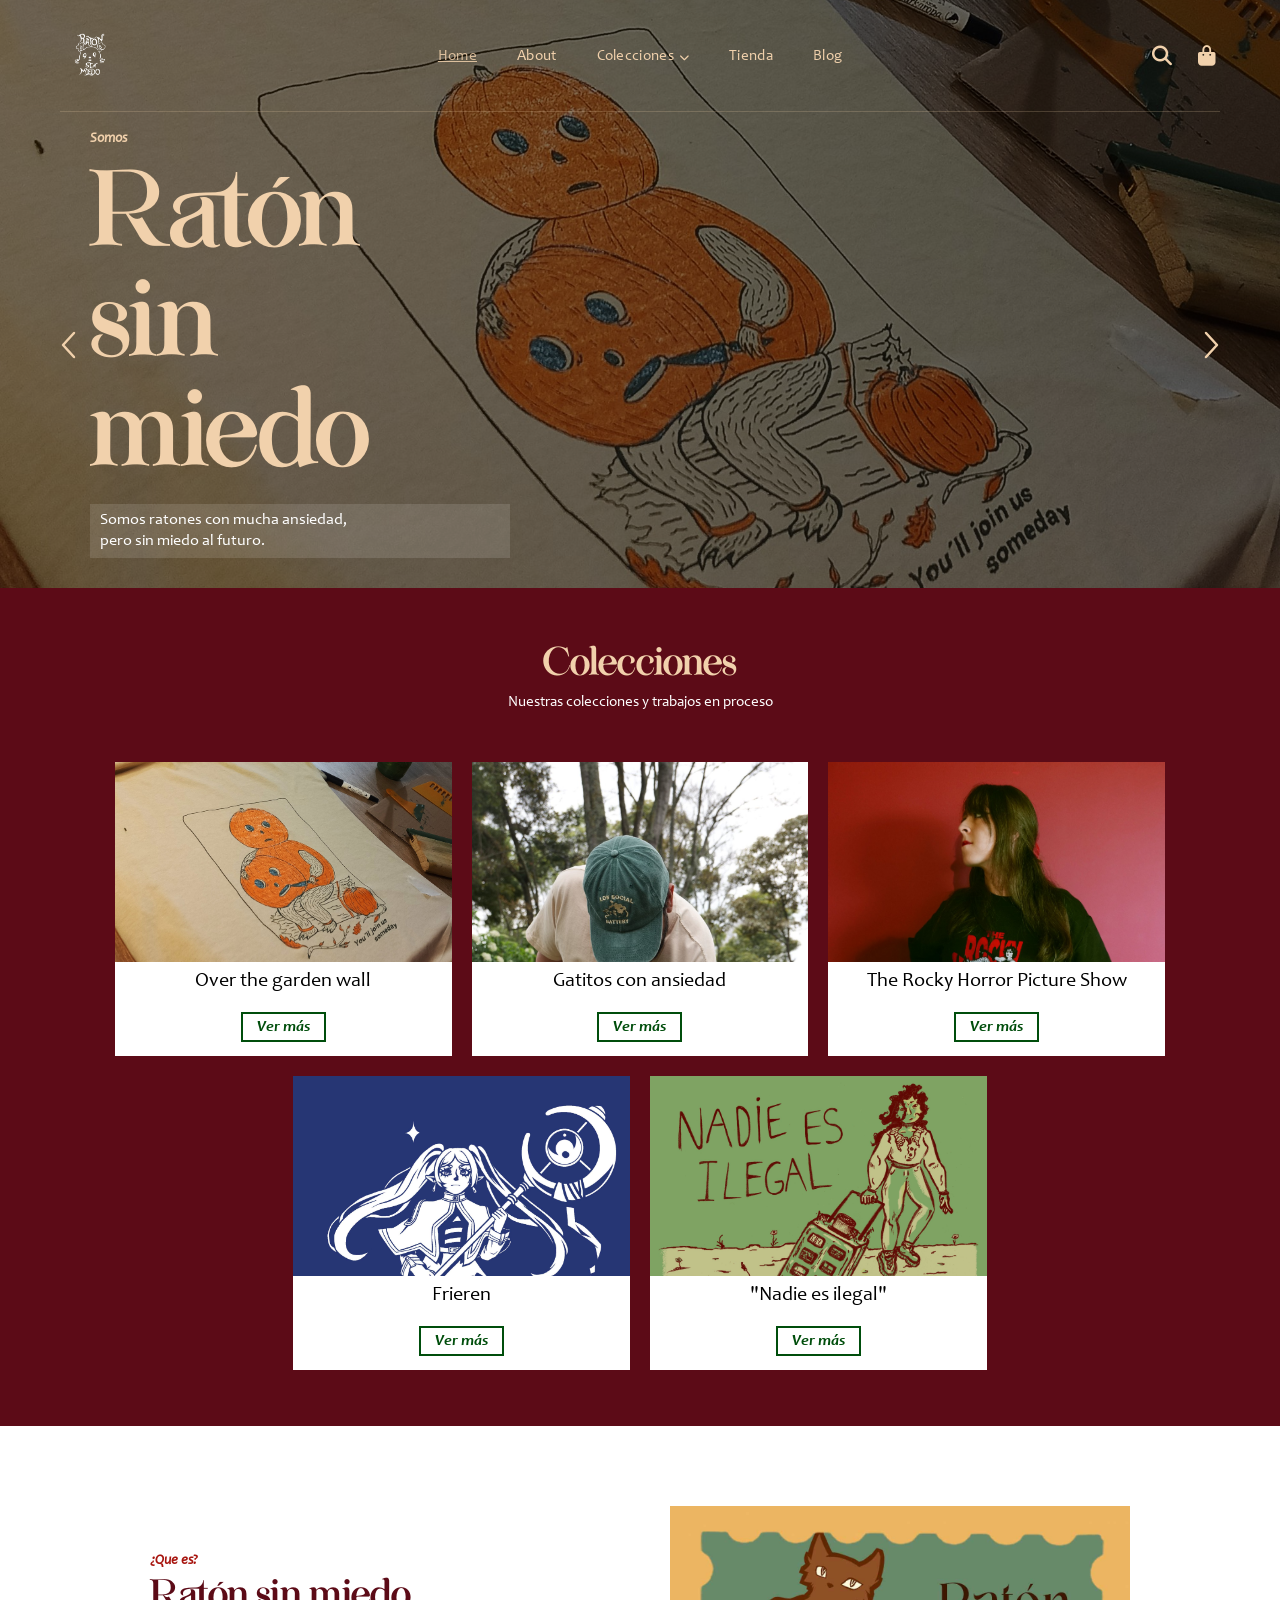
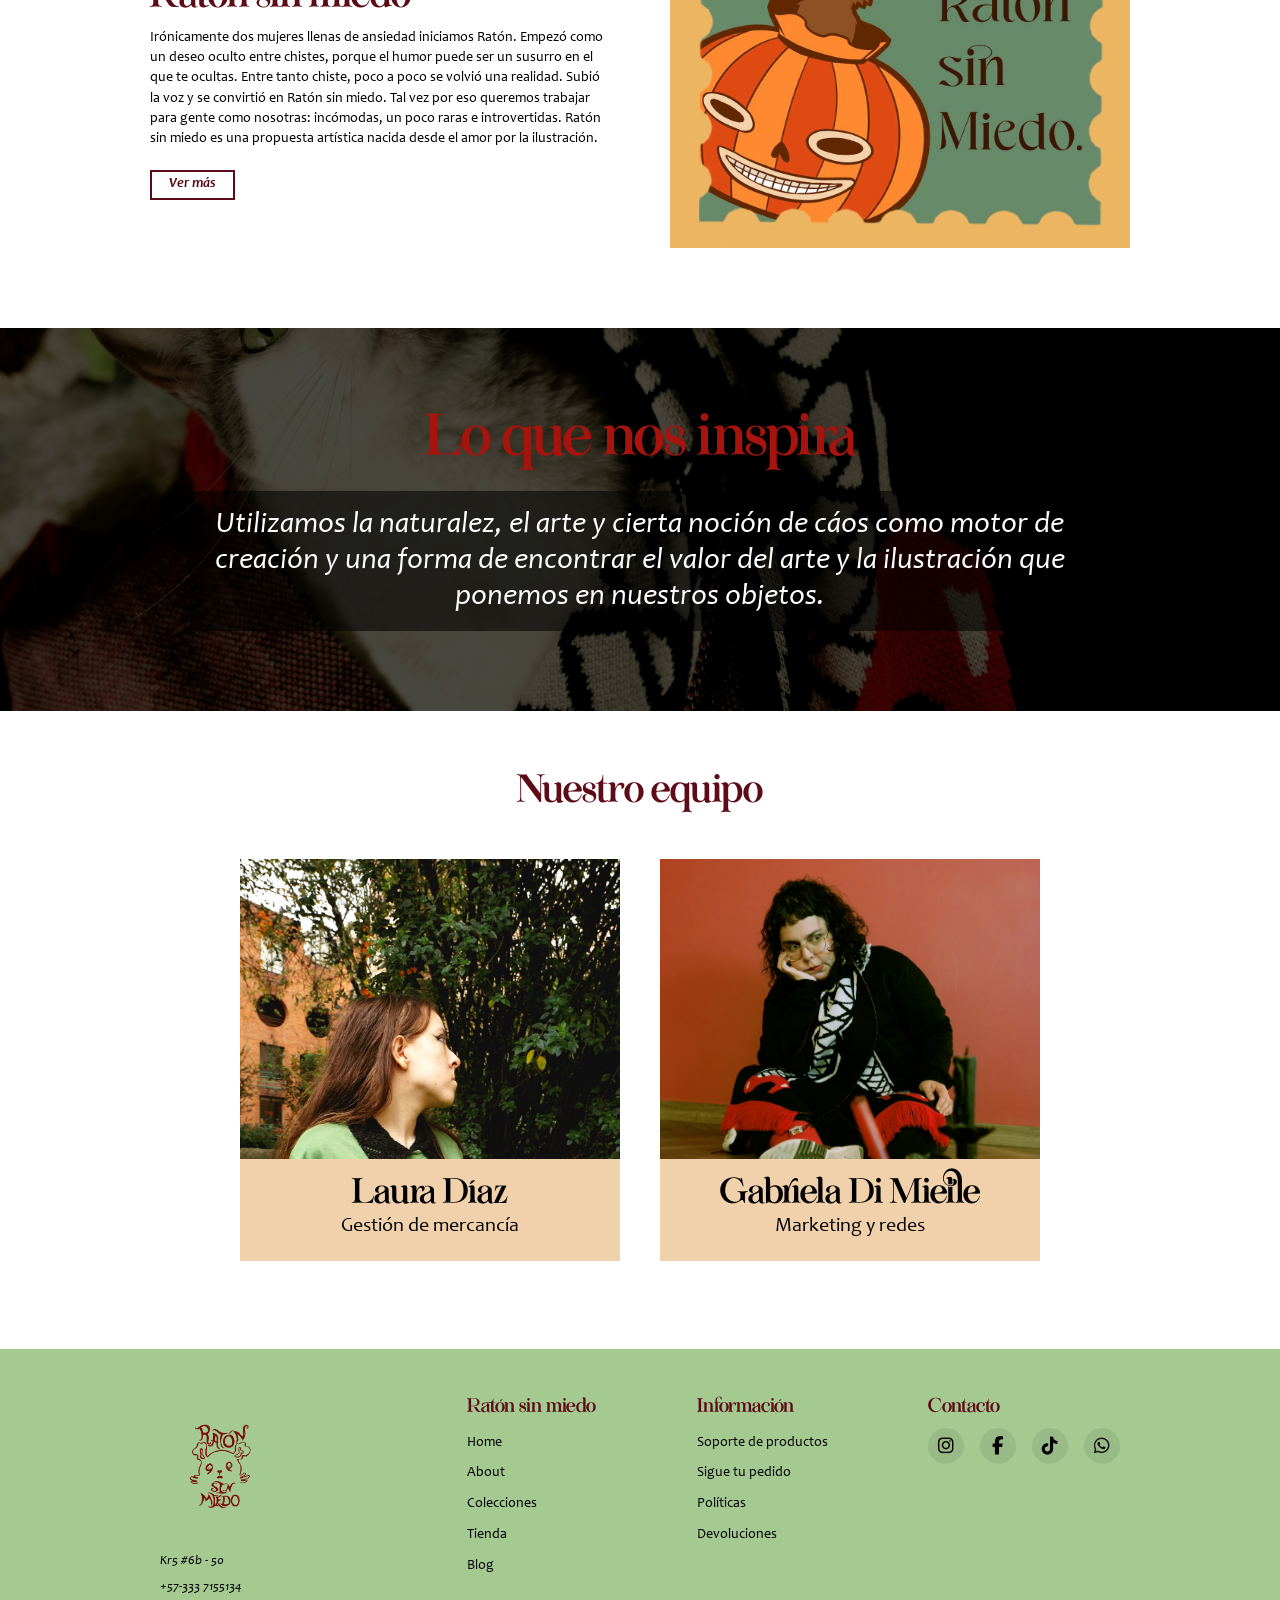
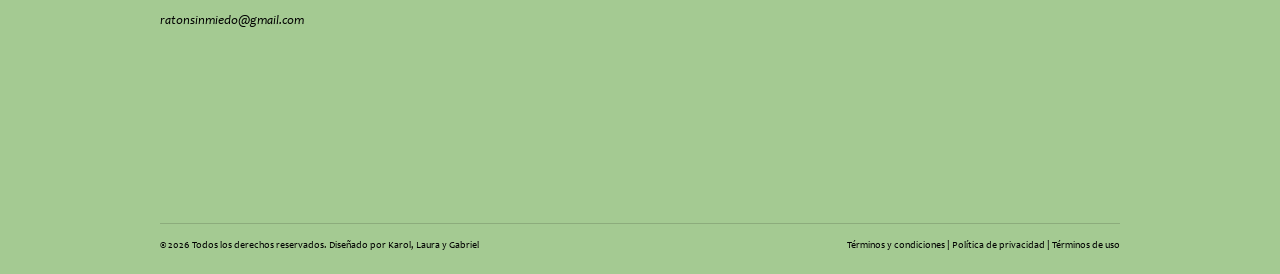
<file: index.html>
<!DOCTYPE html>
<html lang="es">
<head>
    <meta charset="UTF-8">
    <meta name="viewport" content="width=device-width, initial-scale=1.0">
    <title>home raton sin miedo</title>
    <meta name="description" content="raton sin miedo home">
    <meta name="author" content="Karol gallo">
    <link rel="shortcut icon" href="images/logo-rojo.png" type="image/x-icon">

    <!-- Font Awesome 6 — iconos (CDN para garantizar carga) -->
    <link rel="stylesheet" href="https://cdnjs.cloudflare.com/ajax/libs/font-awesome/6.5.1/css/all.min.css">
    <link rel="stylesheet" href="css/estilos.css">
</head>
<body>

    <!-- ════════════════════════════════════════════
         1. HERO
    ════════════════════════════════════════════ -->
    <section class="hero" aria-label="Banner principal">

        <div class="hero__bg" role="presentation"></div>
        <div class="hero__overlay" role="presentation"></div>

        <nav class="hero__nav" aria-label="Navegación principal">

            <img
                class="hero__logo"
                src="images/raton-logo-blanco.png"
                alt="Ratón sin Miedo"
                width="53"
                height="79"
            >

            <!-- Links desktop -->
            <ul class="hero__nav-links" id="nav-menu">
                <li><a href="index.html" class="active">Home</a></li>
                <li><a href="about.html">About</a></li>
                <li class="nav-dropdown">
                    <a href="colecciones.html" class="nav-dropdown__trigger">
                        Colecciones <i class="fa-solid fa-chevron-down nav-dropdown__arrow"></i>
                    </a>
                    <ul class="nav-dropdown__menu" role="menu">
                        <li><a href="colecciones.html" role="menuitem">Gatitos con ansiedad</a></li>
                        <li><a href="overthegardenwall.html" role="menuitem">Over the Garden Wall</a></li>
                        <li><a href="rocky.html" role="menuitem">The Rocky Horror Picture Show</a></li>
                        <li><a href="frieren.html" role="menuitem">Frieren</a></li>
                        <li><a href="nadie.html" role="menuitem">"Nadie es ilegal"</a></li>
                    </ul>
                </li>
                <li><a href="tienda.html">Tienda</a></li>
                <li><a href="blog.html">Blog</a></li>
            </ul>

            <div class="hero__nav-icons">
                <button class="hero__nav-icon" aria-label="Buscar">
                    <i class="fa-solid fa-magnifying-glass"></i>
                </button>
                <button class="hero__nav-icon hero__nav-icon--hamburger" aria-label="Abrir menú" id="hamburger-btn">
                    <i class="fa-solid fa-bars"></i>
                </button>
                <button class="hero__nav-icon hero__nav-icon--bag" aria-label="Tienda">
                    <i class="fa-solid fa-bag-shopping"></i>
                </button>
            </div>
        </nav>

        <!-- Menú mobile desplegable -->
        <div class="mobile-menu" id="mobile-menu" aria-hidden="true">
            <ul>
                <li><a href="index.html">Home</a></li>
                <li><a href="about.html">About</a></li>
                <li class="mobile-menu__has-sub">
                    <span class="mobile-menu__sub-title">Colecciones</span>
                    <ul class="mobile-menu__sub">
                        <li><a href="colecciones.html">Gatitos con ansiedad</a></li>
                        <li><a href="overthegardenwall.html">Over the Garden Wall</a></li>
                        <li><a href="rocky.html">The Rocky Horror Picture Show</a></li>
                        <li><a href="frieren.html">Frieren</a></li>
                        <li><a href="nadie.html">"Nadie es ilegal"</a></li>
                    </ul>
                </li>
                <li><a href="tienda.html">Tienda</a></li>
                <li><a href="blog.html">Blog</a></li>
            </ul>
        </div>

        <!-- Flechas decorativas + controles de fondo -->
        <div class="hero__body">

            <button class="hero__arrow hero__arrow--left" data-hero-dir="prev" aria-label="Fondo anterior">
                <svg width="18" height="28" viewBox="0 0 18 28" fill="none">
                    <path d="M14 2L3 14L14 26" stroke="#F1D1AC" stroke-width="2.5"
                          stroke-linecap="round" stroke-linejoin="round"/>
                </svg>
            </button>

            <div class="hero__content">
                <span class="hero__somos">Somos</span>
                <h1 class="hero__title font-display">Ratón<br>sin<br>miedo</h1>
                <p class="hero__tagline">
                    Somos ratones con mucha ansiedad,<br>pero sin miedo al futuro.
                </p>
            </div>

            <button class="hero__arrow hero__arrow--right" data-hero-dir="next" aria-label="Siguiente fondo">
                <svg width="18" height="28" viewBox="0 0 18 28" fill="none">
                    <path d="M4 2L15 14L4 26" stroke="#F1D1AC" stroke-width="2.5"
                          stroke-linecap="round" stroke-linejoin="round"/>
                </svg>
            </button>

        </div>
    </section>


    <!-- ════════════════════════════════════════════
         2. COLECCIONES
    ════════════════════════════════════════════ -->
    <section class="collections" aria-label="Colecciones">

        <header class="collections__header">
            <h2 class="collections__title font-display">Colecciones</h2>
            <p class="collections__subtitle">Nuestras colecciones y trabajos en proceso</p>
        </header>

        <div class="collections__grid">

            <article class="card">
                <div class="card__img">
                    <img src="images/col-otgw.png" alt="Camiseta Over the Garden Wall">
                </div>
                <div class="card__body">
                    <p class="card__name">Over the garden wall</p>
                    <a href="overthegardenwall.html" class="btn--green">Ver más</a>
                </div>
            </article>

            <article class="card">
                <div class="card__img">
                    <img src="images/col-gatitos.jpeg" alt="Gatitos con ansiedad">
                </div>
                <div class="card__body">
                    <p class="card__name">Gatitos con ansiedad</p>
                    <a href="colecciones.html" class="btn--green">Ver más</a>
                </div>
            </article>

            <article class="card">
                <div class="card__img">
                    <img src="images/col-rocky.jpeg" alt="The Rocky Horror Picture Show">
                </div>
                <div class="card__body">
                    <p class="card__name">The Rocky Horror Picture Show</p>
                    <a href="rocky.html" class="btn--green">Ver más</a>
                </div>
            </article>

            <article class="card">
                <div class="card__img">
                    <img src="images/col-frieren.jpg" alt="Frieren — ilustración serigrafía">
                </div>
                <div class="card__body">
                    <p class="card__name">Frieren</p>
                    <a href="frieren.html" class="btn--green">Ver más</a>
                </div>
            </article>

            <article class="card">
                <div class="card__img">
                    <img src="images/col-nadie.jpeg" alt="Nadie es ilegal — serigrafía">
                </div>
                <div class="card__body">
                    <p class="card__name">"Nadie es ilegal"</p>
                    <a href="nadie.html" class="btn--green">Ver más</a>
                </div>
            </article>

        </div>
    </section>


    <!-- ════════════════════════════════════════════
         3. ABOUT — ¿Qué es Ratón sin Miedo?
    ════════════════════════════════════════════ -->
    <section class="about" aria-label="Sobre Ratón sin Miedo">

        <div class="about__text-block">
            <span class="about__eyebrow">¿Que es?</span>
            <h2 class="about__title">Ratón sin miedo</h2>
            <p class="about__body">
                Irónicamente dos mujeres llenas de ansiedad iniciamos Ratón. Empezó como un
                deseo oculto entre chistes, porque el humor puede ser un susurro en el que te
                ocultas. Entre tanto chiste, poco a poco se volvió una realidad. Subió la voz
                y se convirtió en Ratón sin miedo. Tal vez por eso queremos trabajar para gente
                como nosotras: incómodas, un poco raras e introvertidas. Ratón sin miedo es una
                propuesta artística nacida desde el amor por la ilustración.
            </p>
            <p><a href="about.html" class="btn--wine">Ver más</a></p>
        </div>

        <div class="about__img">
            <img src="images/about-img.jpeg" alt="Postal ilustrada Ratón sin Miedo">
        </div>

    </section>


    <!-- ════════════════════════════════════════════
         4. LO QUE NOS INSPIRA
    ════════════════════════════════════════════ -->
    <section class="inspira" aria-label="Lo que nos inspira">

        <h2 class="inspira__title font-display">Lo que nos inspira</h2>

        <div class="inspira__text-frame">
            <p class="inspira__text">
                Utilizamos la naturalez, el arte y cierta noción de cáos como motor de
                creación y una forma de encontrar el valor del arte y la ilustración que
                ponemos en nuestros objetos.
            </p>
        </div>

    </section>


    <!-- ════════════════════════════════════════════
         5. NUESTRO EQUIPO
    ════════════════════════════════════════════ -->
    <section class="team" aria-label="Nuestro equipo">

        <h2 class="team__title font-display">Nuestro equipo</h2>

        <div class="team__grid">

            <article class="member">
                <div class="member__photo">
                    <img src="images/team-laura.jpeg" alt="Laura Díaz">
                </div>
                <div class="member__info">
                    <h3 class="member__name font-display">Laura Díaz</h3>
                    <p class="member__role">Gestión de mercancía</p>
                </div>
            </article>

            <article class="member">
                <div class="member__photo">
                    <img src="images/team-gabriela.jpeg" alt="Gabriela Di Mielle">
                </div>
                <div class="member__info">
                    <h3 class="member__name font-display">Gabriela Di Mielle</h3>
                    <p class="member__role">Marketing y redes</p>
                </div>
            </article>

        </div>
    </section>


    <!-- ════════════════════════════════════════════
         6. FOOTER
    ════════════════════════════════════════════ -->
    <footer class="footer" aria-label="Pie de página">

        <div class="footer__inner">

            <!-- Col 1: Logo + dirección + email -->
            <div class="footer__brand">
                <a href="index.html" class="footer__logo-link">
                    <img
                        class="footer__logo" src="images/logo-rojo.png" alt="Ratón sin Miedo" width="89" height="112"
                    >
                </a>
                <address class="footer__address">
                    <p>Kr5 #6b - 50</p>
                    <p>+57-333 7155134</p>
                    <p class="footer__email">ratonsinmiedo@gmail.com</p>
                </address>
            </div>

            <!-- Col 2: Navegación -->
            <div>
                <span class="footer__col-title">Ratón sin miedo</span>
                <nav class="footer__nav" aria-label="Menú footer">
                    <a href="index.html">Home</a>
                    <a href="about.html">About</a>
                    <a href="colecciones.html">Colecciones</a>
                    <a href="tienda.html">Tienda</a>
                    <a href="blog.html">Blog</a>
                </nav>
            </div>

            <!-- Col 3: Información -->
            <div>
                <span class="footer__col-title">Información</span>
                <nav class="footer__info" aria-label="Información">
                    <a href="#">Soporte de productos</a>
                    <a href="#">Sigue tu pedido</a>
                    <a href="#">Políticas</a>
                    <a href="#">Devoluciones</a>
                </nav>
            </div>

            <!-- Col 4: Contacto -->
            <div>
                <span class="footer__col-title">Contacto</span>
                <div class="footer__social">
                    <a href="https://www.instagram.com/ratonsinmiedo?igsh=djhrYjN5b244bHVk" aria-label="Síguenos en Instagram" target="_blank" rel="noopener">
                        <i class="fa-brands fa-instagram"></i>
                    </a>
                    <a href="#" aria-label="Síguenos en Facebook" target="_blank" rel="noopener">
                        <i class="fa-brands fa-facebook-f"></i>
                    </a>
                    <a href="https://www.tiktok.com/@raton.sin.miedo" aria-label="Contáctanos por TikTok" target="_blank" rel="noopener">
                        <i class="fa-brands fa-tiktok"></i>
                    </a>
                     <a href="https://l.instagram.com/?u=https%3A%2F%2Fwa.me%2Fc%2F573337155134%3Futm_source%3Dig%26utm_medium%3Dsocial%26utm_content%3Dlink_in_bio%26fbclid%3DPAZXh0bgNhZW0CMTEAc3J0YwZhcHBfaWQMMjU2MjgxMDQwNTU4AAGnS6jty4v8LMUCx2iz-spdZbRvUEsHA3uMK_7zi77ctGq3ln0jvOvZajJDkGY_aem_ALa05v6FEXMoqRFcWZmpUA&e=AT7pekSHJeFXGN1HCJXXSYn9yuwvh3We7jbUv86wxtn8JyfN7ifb2MipOksy78RbpOYRB2Yy22dVsdAdKppnVOdoUJeEhUKSOpgLB9wMFkRzd2ZGjOPUjSBwXw" aria-label="Contáctanos por WhatsApp" target="_blank" rel="noopener">
                        <i class="fa-brands fa-whatsapp"></i>
                    </a>
                    
                </div>
            </div>

            <iframe src="https://www.google.com/maps/embed?pb=!1m18!1m12!1m3!1d3977.0101714239454!2d-74.08090871388347!3d4.592196932391077!2m3!1f0!2f0!3f0!3m2!1i1024!2i768!4f13.1!3m3!1m2!1s0x8e3f99a9f0b489ed%3A0xd87d430e3b54e823!2zQ3JhLiA1ICM2Qi01MCwgQm9nb3TDoSwgRC5DLCBCb2dvdMOh!5e0!3m2!1ses!2sco!4v1774751571352!5m2!1ses!2sco" width="200" height="120" style="border:0;" allowfullscreen="" loading="lazy" referrerpolicy="no-referrer-when-downgrade"></iframe>

        </div>

        <!-- Copyright — mobile: centrado | desktop: izq/der -->
        <div class="footer__copy">
            <p class="footer__copy-left">© 2026 Todos los derechos reservados. Diseñado por Karol, Laura y Gabriel</p>
            <p class="footer__copy-right">
                <a href="#">Términos y condiciones</a> |
                <a href="#">Política de privacidad</a> |
                <a href="#">Términos de uso</a>
            </p>
        </div>

    </footer>

    <script src="JS/main.js"></script>

</body>
</html>
</file>
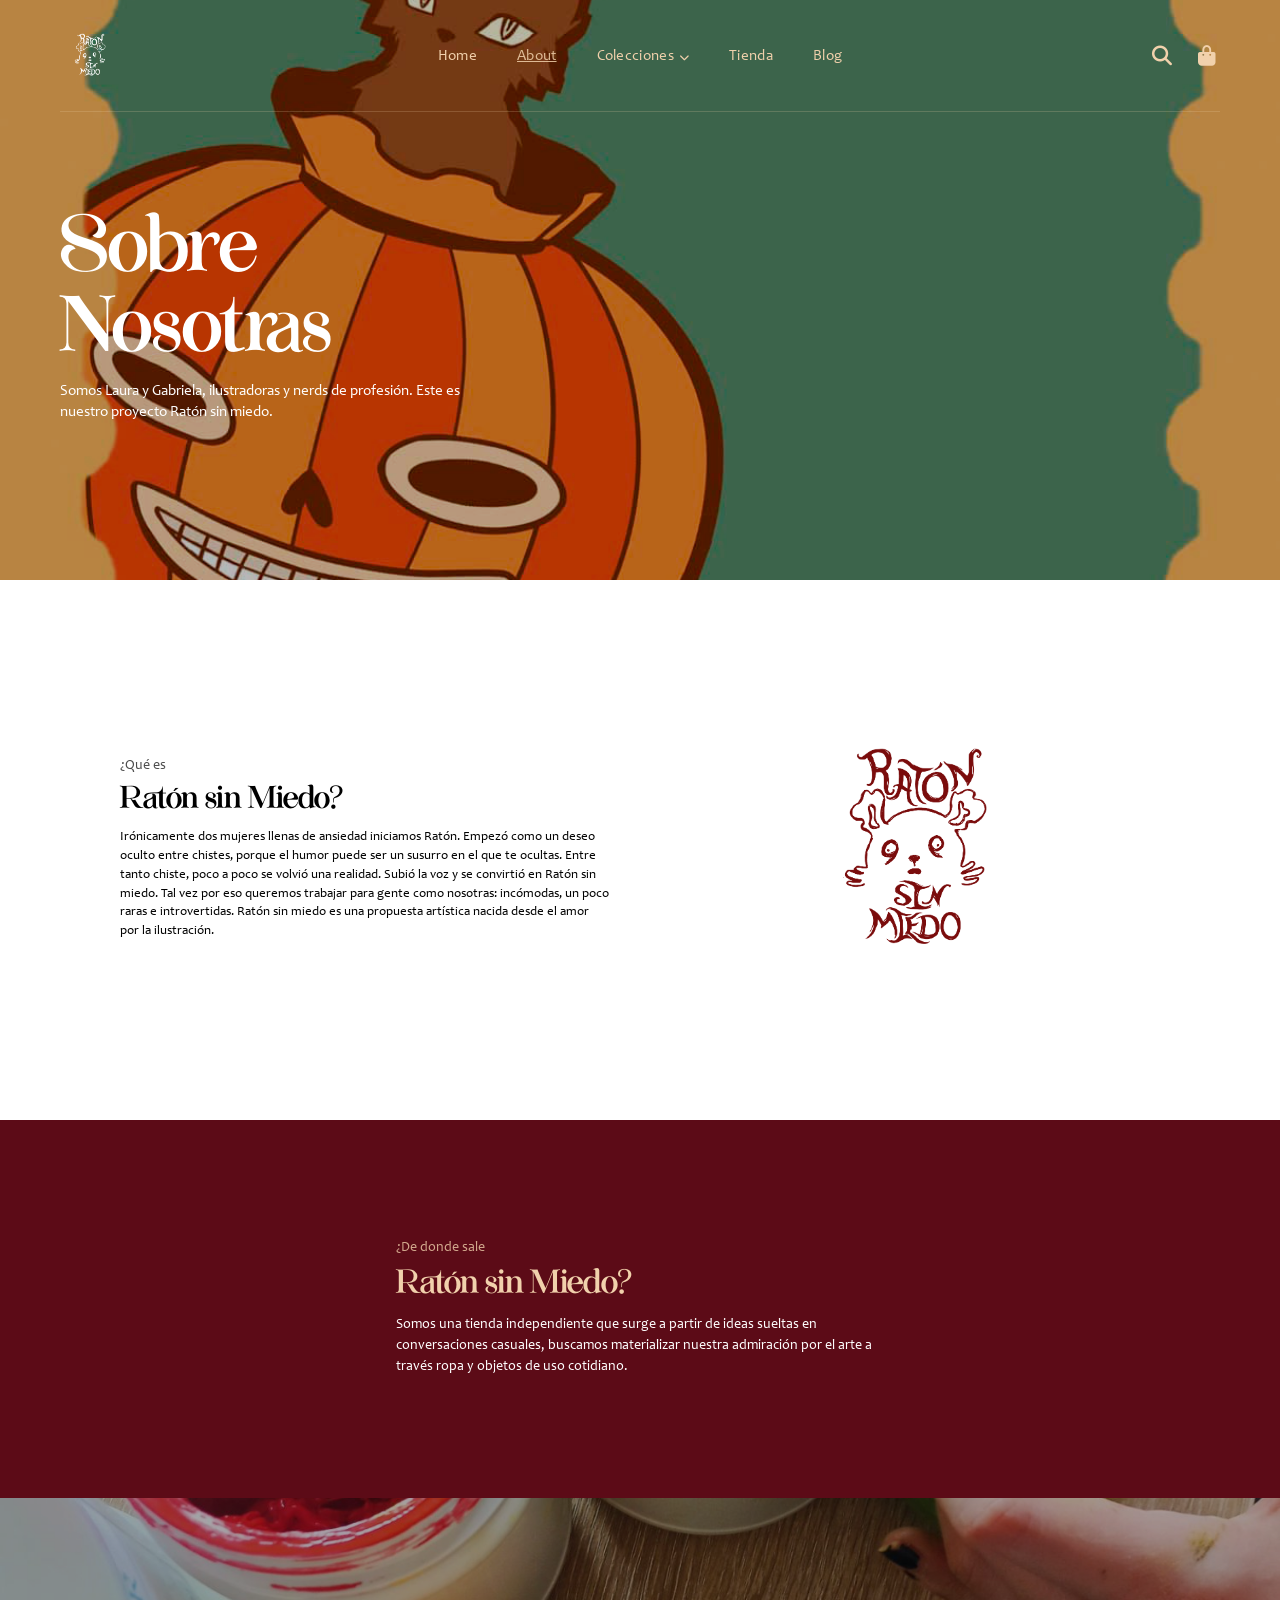
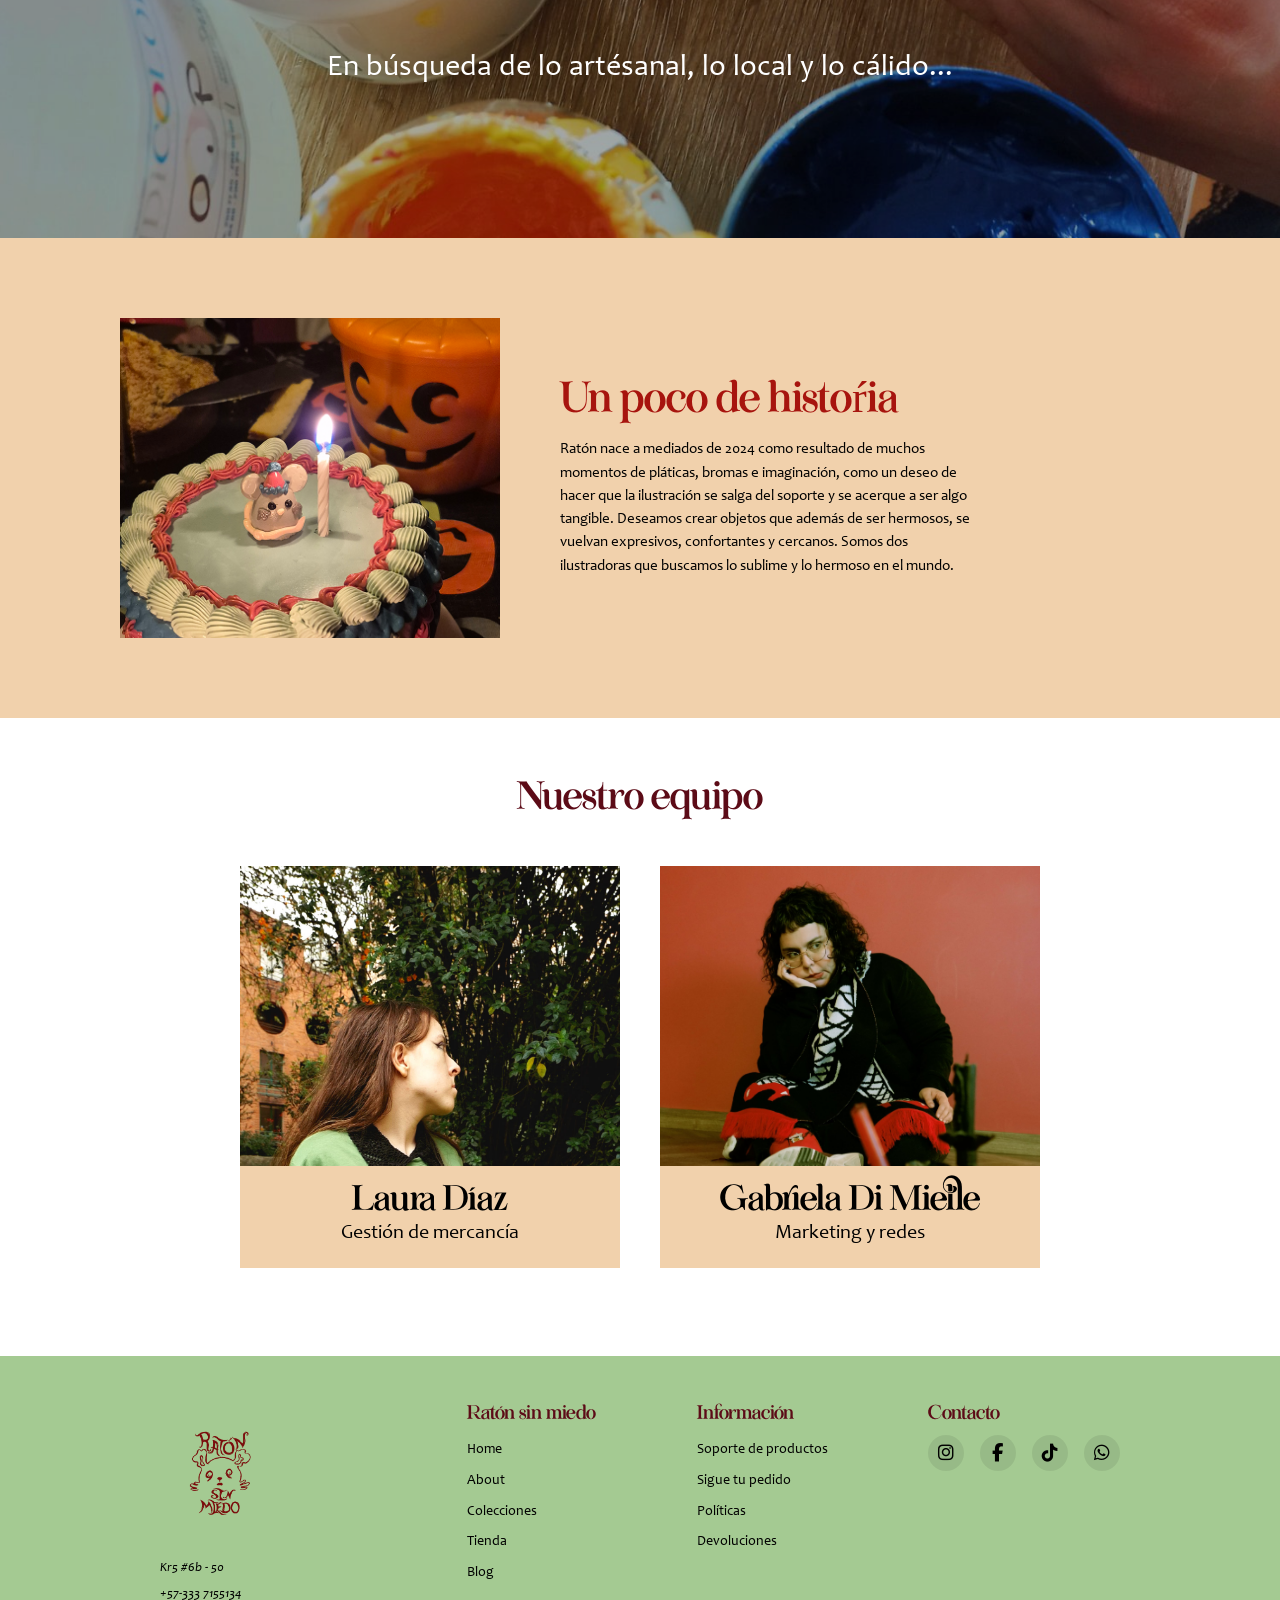
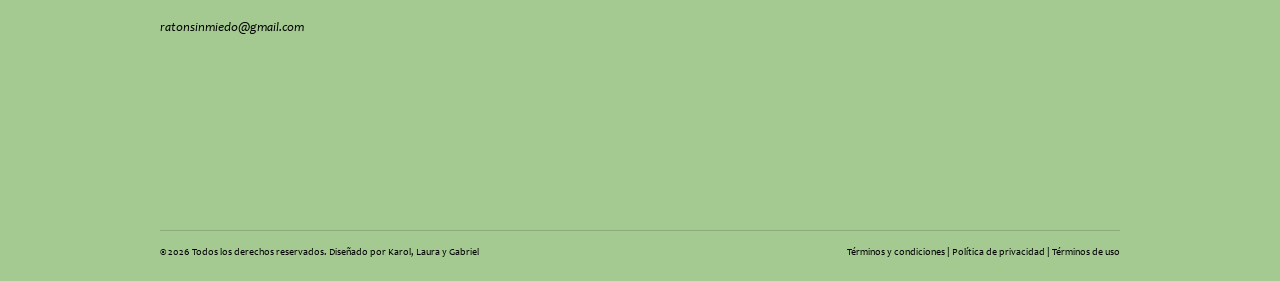
<file: about.html>
<!DOCTYPE html>
<html lang="es">
<head>
    <meta charset="UTF-8">
    <meta name="viewport" content="width=device-width, initial-scale=1.0">
    <title>Sobre Nosotras — Ratón sin Miedo</title>
    <meta name="author" content="Gabriel Palacio">
    <meta name="description" content="Conoce a Laura y Gabriela, ilustradoras y fundadoras de Ratón sin Miedo.">
    <link rel="shortcut icon" href="images/logo-rojo.png" type="image/x-icon">
    <link rel="stylesheet" href="https://cdnjs.cloudflare.com/ajax/libs/font-awesome/6.5.1/css/all.min.css">
    <link rel="stylesheet" href="css/estilos.css">
</head>
<body>

    <!-- ════════════════════════════════════════════
         HERO — Sobre Nosotras
    ════════════════════════════════════════════ -->
    <section class="about-hero" aria-label="Sobre Nosotras">

        <!-- ── Navegación (idéntica a home) ── -->
        <nav class="hero__nav" aria-label="Navegación principal">

            <a href="index.html" aria-label="Ir a inicio">
                <img
                    class="hero__logo"
                    src="images/raton-logo-blanco.png"
                    alt="Ratón sin Miedo"
                    width="300"
                    height="400"
                >
            </a>

            <!-- Links desktop -->
            <ul class="hero__nav-links" id="nav-menu">
                <li><a href="index.html">Home</a></li>
                <li><a href="about.html" class="active">About</a></li>
                <li class="nav-dropdown">
                    <a href="colecciones.html" class="nav-dropdown__trigger">
                        Colecciones <i class="fa-solid fa-chevron-down nav-dropdown__arrow"></i>
                    </a>
                    <ul class="nav-dropdown__menu" role="menu">
                        <li><a href="colecciones.html" role="menuitem">Gatitos con ansiedad</a></li>
                        <li><a href="overthegardenwall.html" role="menuitem">Over the Garden Wall</a></li>
                        <li><a href="rocky.html" role="menuitem">The Rocky Horror Picture Show</a></li>
                        <li><a href="frieren.html" role="menuitem">Frieren</a></li>
                        <li><a href="nadie.html" role="menuitem">"Nadie es ilegal"</a></li>
                    </ul>
                </li>
                <li><a href="tienda.html">Tienda</a></li>
                <li><a href="blog.html">Blog</a></li>
            </ul>

            <div class="hero__nav-icons">
                <button class="hero__nav-icon" aria-label="Buscar">
                    <i class="fa-solid fa-magnifying-glass"></i>
                </button>
                <button class="hero__nav-icon hero__nav-icon--hamburger" aria-label="Abrir menú" id="hamburger-btn">
                    <i class="fa-solid fa-bars"></i>
                </button>
                <button class="hero__nav-icon hero__nav-icon--bag" aria-label="Tienda">
                    <i class="fa-solid fa-bag-shopping"></i>
                </button>
            </div>
        </nav>

        <!-- Menú mobile desplegable -->
        <div class="mobile-menu" id="mobile-menu" aria-hidden="true">
            <ul>
                <li><a href="index.html">Home</a></li>
                <li><a href="about.html">About</a></li>
                <li class="mobile-menu__has-sub">
                    <span class="mobile-menu__sub-title">Colecciones</span>
                    <ul class="mobile-menu__sub">
                        <li><a href="colecciones.html">Gatitos con ansiedad</a></li>
                        <li><a href="overthegardenwall.html">Over the Garden Wall</a></li>
                        <li><a href="rocky.html">The Rocky Horror Picture Show</a></li>
                        <li><a href="frieren.html">Frieren</a></li>
                        <li><a href="nadie.html">"Nadie es ilegal"</a></li>
                    </ul>
                </li>
                <li><a href="tienda.html">Tienda</a></li>
                <li><a href="blog.html">Blog</a></li>
            </ul>
        </div>

        <!-- ── Cuerpo del hero ── -->
        <div class="about-hero__body">
            <div class="about-hero__text">
                <h1 class="about-hero__title font-display">Sobre Nosotras</h1>
                <p class="about-hero__subtitle">
                    Somos Laura y Gabriela, ilustradoras y nerds de profesión. Este es nuestro proyecto Ratón sin miedo.
                </p>
            </div>
        </div>

    </section>


    <!-- ════════════════════════════════════════════
         SECCIÓN 1 — ¿Qué es Ratón sin Miedo?
    ════════════════════════════════════════════ -->
    <section class="about-quees" aria-label="¿Qué es Ratón sin Miedo?">

        <div class="about-quees__text-box">
            <span class="about-quees__eyebrow">¿Qué es</span>
            <h2 class="about-quees__title font-display">Ratón sin Miedo?</h2>
            <p class="about-quees__body">
                Irónicamente dos mujeres llenas de ansiedad iniciamos Ratón.
                Empezó como un deseo oculto entre chistes, porque el humor puede
                ser un susurro en el que te ocultas. Entre tanto chiste, poco a
                poco se volvió una realidad. Subió la voz y se convirtió en Ratón
                sin miedo. Tal vez por eso queremos trabajar para gente como
                nosotras: incómodas, un poco raras e introvertidas. Ratón sin
                miedo es una propuesta artística nacida desde el amor por la
                ilustración.
            </p>
        </div>

        <div class="about-quees__img-box">
            <img
                src="images/logo-rojo.png"
                alt="Logo Ratón sin Miedo"
            >
        </div>

    </section>


    <!-- ════════════════════════════════════════════
         SECCIÓN 2 — ¿De dónde sale Ratón sin Miedo?
    ════════════════════════════════════════════ -->
    <section class="about-origen" aria-label="¿De dónde sale Ratón sin Miedo?">

        <div class="about-origen__box">
            <span class="about-origen__eyebrow">¿De donde sale</span>
            <h2 class="about-origen__title font-display">Ratón sin Miedo?</h2>
            <p class="about-origen__body">
                Somos una tienda independiente que surge a partir de ideas sueltas
                en conversaciones casuales, buscamos materializar nuestra
                admiración por el arte a través ropa y objetos de uso cotidiano.
            </p>
        </div>

    </section>


    <!-- ════════════════════════════════════════════
         SECCIÓN 3 — En búsqueda de lo artesanal
    ════════════════════════════════════════════ -->
    <section class="about-artesanal" aria-label="En búsqueda de lo artesanal">
        <div class="about-artesanal__overlay"></div>
        <p class="about-artesanal__text">
            En búsqueda de lo artésanal, lo local y lo cálido...
        </p>
    </section>


    <!-- ════════════════════════════════════════════
         SECCIÓN 4 — Un poco de historia
    ════════════════════════════════════════════ -->
    <section class="about-historia" aria-label="Un poco de historia">

        <div class="about-historia__img">
            <img
                src="images/Foto-Aniversario.png"
                alt="Torta de cumpleaños con decoración de Ratón sin Miedo"
            >
        </div>

        <div class="about-historia__text">
            <h2 class="about-historia__title font-display">Un poco de histoŕia</h2>
            <p class="about-historia__body">
                Ratón nace a mediados de 2024 como resultado de muchos momentos
                de pláticas, bromas e imaginación, como un deseo de hacer que la
                ilustración se salga del soporte y se acerque a ser algo tangible.
                Deseamos crear objetos que además de ser hermosos, se vuelvan
                expresivos, confortantes y cercanos. Somos dos ilustradoras que
                buscamos lo sublime y lo hermoso en el mundo.
            </p>
        </div>

    </section>


    <!-- ════════════════════════════════════════════
         SECCIÓN 5 — Nuestro equipo
    ════════════════════════════════════════════ -->
    <section class="team" aria-label="Nuestro equipo">

        <h2 class="team__title font-display">Nuestro equipo</h2>

        <div class="team__grid">

            <article class="member">
                <div class="member__photo">
                    <img src="images/team-laura.jpeg" alt="Laura Díaz — Gestión de mercancía">
                </div>
                <div class="member__info">
                    <h3 class="member__name font-display">Laura Díaz</h3>
                    <p class="member__role">Gestión de mercancía</p>
                </div>
            </article>

            <article class="member">
                <div class="member__photo">
                    <img src="images/team-gabriela.jpeg" alt="Gabriela Di Mielle — Marketing y redes">
                </div>
                <div class="member__info">
                    <h3 class="member__name font-display">Gabriela Di Mielle</h3>
                    <p class="member__role">Marketing y redes</p>
                </div>
            </article>

        </div>
    </section>


    <!-- ════════════════════════════════════════════
         6. FOOTER
    ════════════════════════════════════════════ -->
    <footer class="footer" aria-label="Pie de página">

        <div class="footer__inner">

            <!-- Col 1: Logo + dirección + email -->
            <div class="footer__brand">
                <a href="index.html" class="footer__logo-link">
                    <img
                        class="footer__logo" src="images/logo-rojo.png" alt="Ratón sin Miedo" width="89" height="112"
                    >
                </a>
                <address class="footer__address">
                    <p>Kr5 #6b - 50</p>
                    <p>+57-333 7155134</p>
                    <p class="footer__email">ratonsinmiedo@gmail.com</p>
                </address>
            </div>

            <!-- Col 2: Navegación -->
            <div>
                <span class="footer__col-title">Ratón sin miedo</span>
                <nav class="footer__nav" aria-label="Menú footer">
                    <a href="index.html">Home</a>
                    <a href="about.html">About</a>
                    <a href="colecciones.html">Colecciones</a>
                    <a href="tienda.html">Tienda</a>
                    <a href="blog.html">Blog</a>
                </nav>
            </div>

            <!-- Col 3: Información -->
            <div>
                <span class="footer__col-title">Información</span>
                <nav class="footer__info" aria-label="Información">
                    <a href="#">Soporte de productos</a>
                    <a href="#">Sigue tu pedido</a>
                    <a href="#">Políticas</a>
                    <a href="#">Devoluciones</a>
                </nav>
            </div>

            <!-- Col 4: Contacto -->
            <div>
                <span class="footer__col-title">Contacto</span>
                <div class="footer__social">
                    <a href="https://www.instagram.com/ratonsinmiedo?igsh=djhrYjN5b244bHVk" aria-label="Síguenos en Instagram" target="_blank" rel="noopener">
                        <i class="fa-brands fa-instagram"></i>
                    </a>
                    <a href="#" aria-label="Síguenos en Facebook" target="_blank" rel="noopener">
                        <i class="fa-brands fa-facebook-f"></i>
                    </a>
                    <a href="https://www.tiktok.com/@raton.sin.miedo" aria-label="Contáctanos por TikTok" target="_blank" rel="noopener">
                        <i class="fa-brands fa-tiktok"></i>
                    </a>
                     <a href="https://l.instagram.com/?u=https%3A%2F%2Fwa.me%2Fc%2F573337155134%3Futm_source%3Dig%26utm_medium%3Dsocial%26utm_content%3Dlink_in_bio%26fbclid%3DPAZXh0bgNhZW0CMTEAc3J0YwZhcHBfaWQMMjU2MjgxMDQwNTU4AAGnS6jty4v8LMUCx2iz-spdZbRvUEsHA3uMK_7zi77ctGq3ln0jvOvZajJDkGY_aem_ALa05v6FEXMoqRFcWZmpUA&e=AT7pekSHJeFXGN1HCJXXSYn9yuwvh3We7jbUv86wxtn8JyfN7ifb2MipOksy78RbpOYRB2Yy22dVsdAdKppnVOdoUJeEhUKSOpgLB9wMFkRzd2ZGjOPUjSBwXw" aria-label="Contáctanos por WhatsApp" target="_blank" rel="noopener">
                        <i class="fa-brands fa-whatsapp"></i>
                    </a>
                    
                </div>
            </div>

            <iframe src="https://www.google.com/maps/embed?pb=!1m18!1m12!1m3!1d3977.0101714239454!2d-74.08090871388347!3d4.592196932391077!2m3!1f0!2f0!3f0!3m2!1i1024!2i768!4f13.1!3m3!1m2!1s0x8e3f99a9f0b489ed%3A0xd87d430e3b54e823!2zQ3JhLiA1ICM2Qi01MCwgQm9nb3TDoSwgRC5DLCBCb2dvdMOh!5e0!3m2!1ses!2sco!4v1774751571352!5m2!1ses!2sco" width="200" height="120" style="border:0;" allowfullscreen="" loading="lazy" referrerpolicy="no-referrer-when-downgrade"></iframe>

        </div>

        <!-- Copyright — mobile: centrado | desktop: izq/der -->
        <div class="footer__copy">
            <p class="footer__copy-left">© 2026 Todos los derechos reservados. Diseñado por Karol, Laura y Gabriel</p>
            <p class="footer__copy-right">
                <a href="#">Términos y condiciones</a> |
                <a href="#">Política de privacidad</a> |
                <a href="#">Términos de uso</a>
            </p>
        </div>

    </footer>

    <script src="JS/main.js"></script>

</body>
</html>
</file>
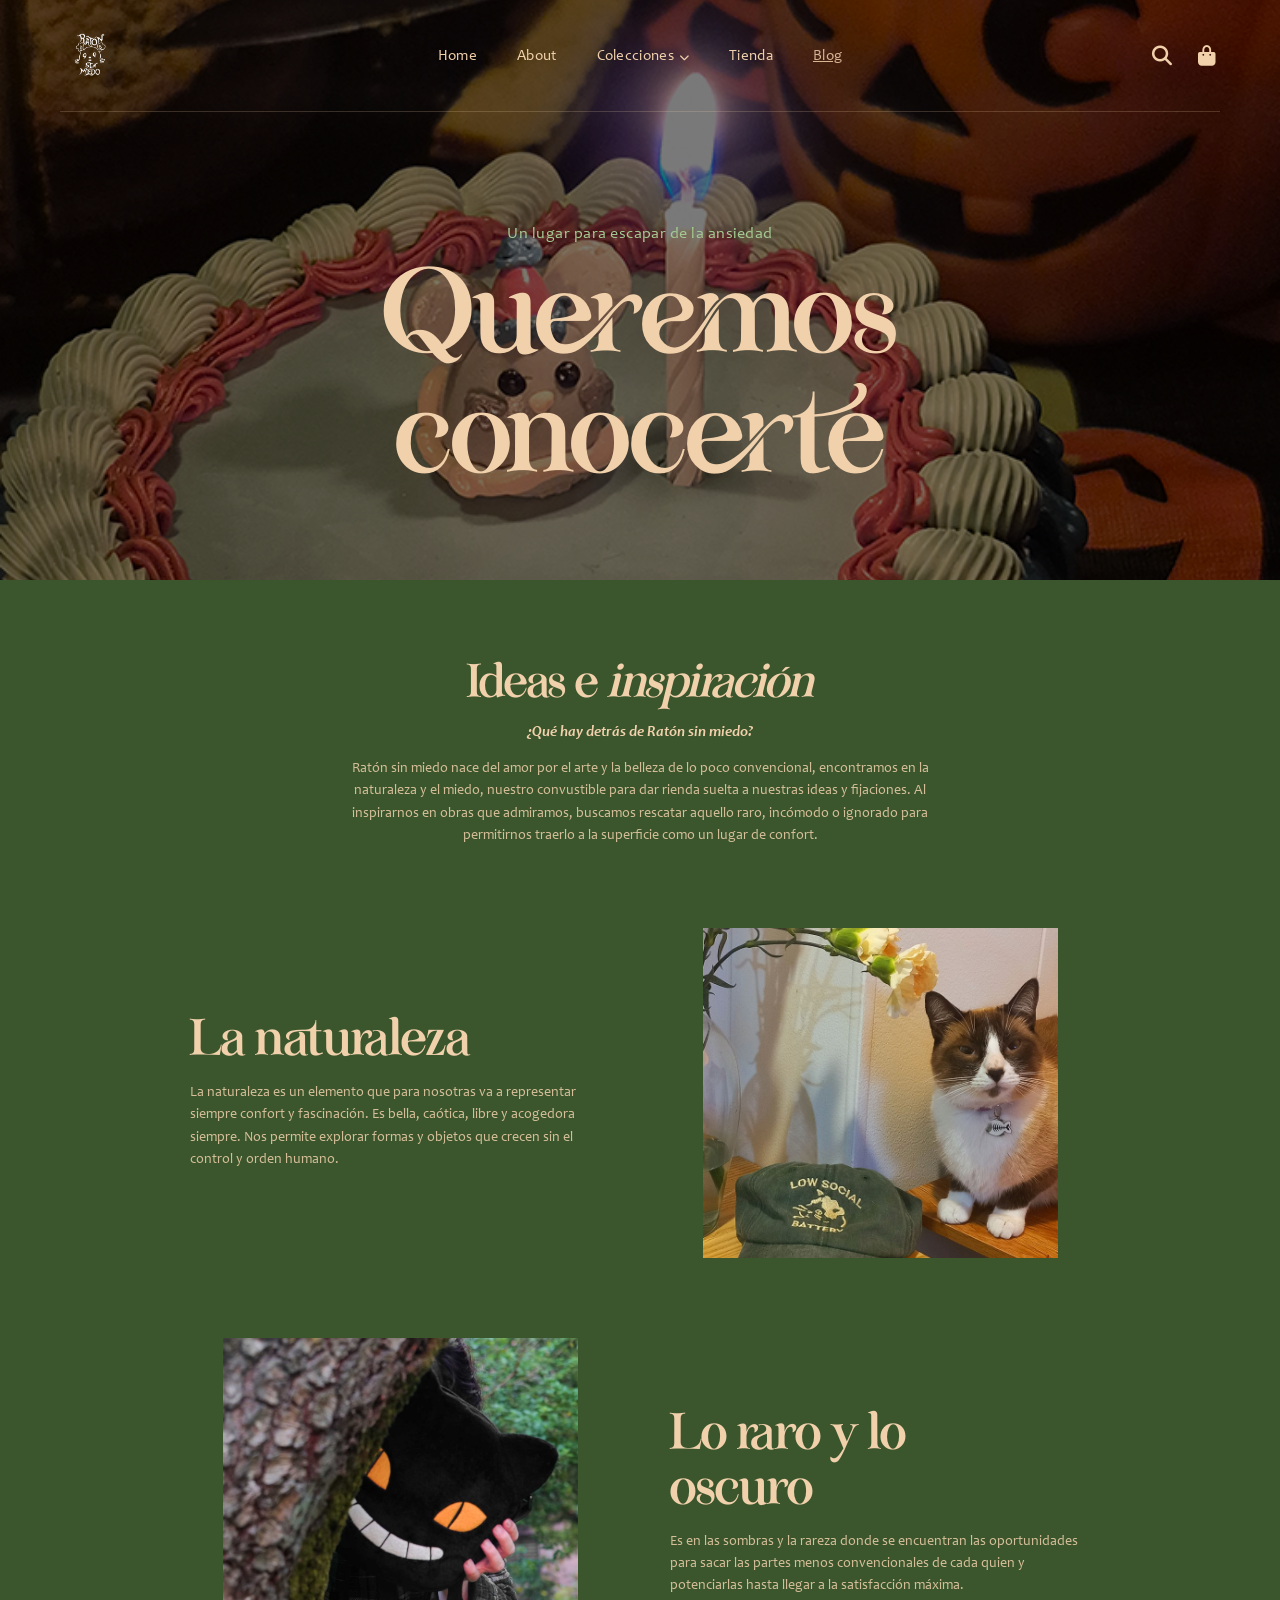
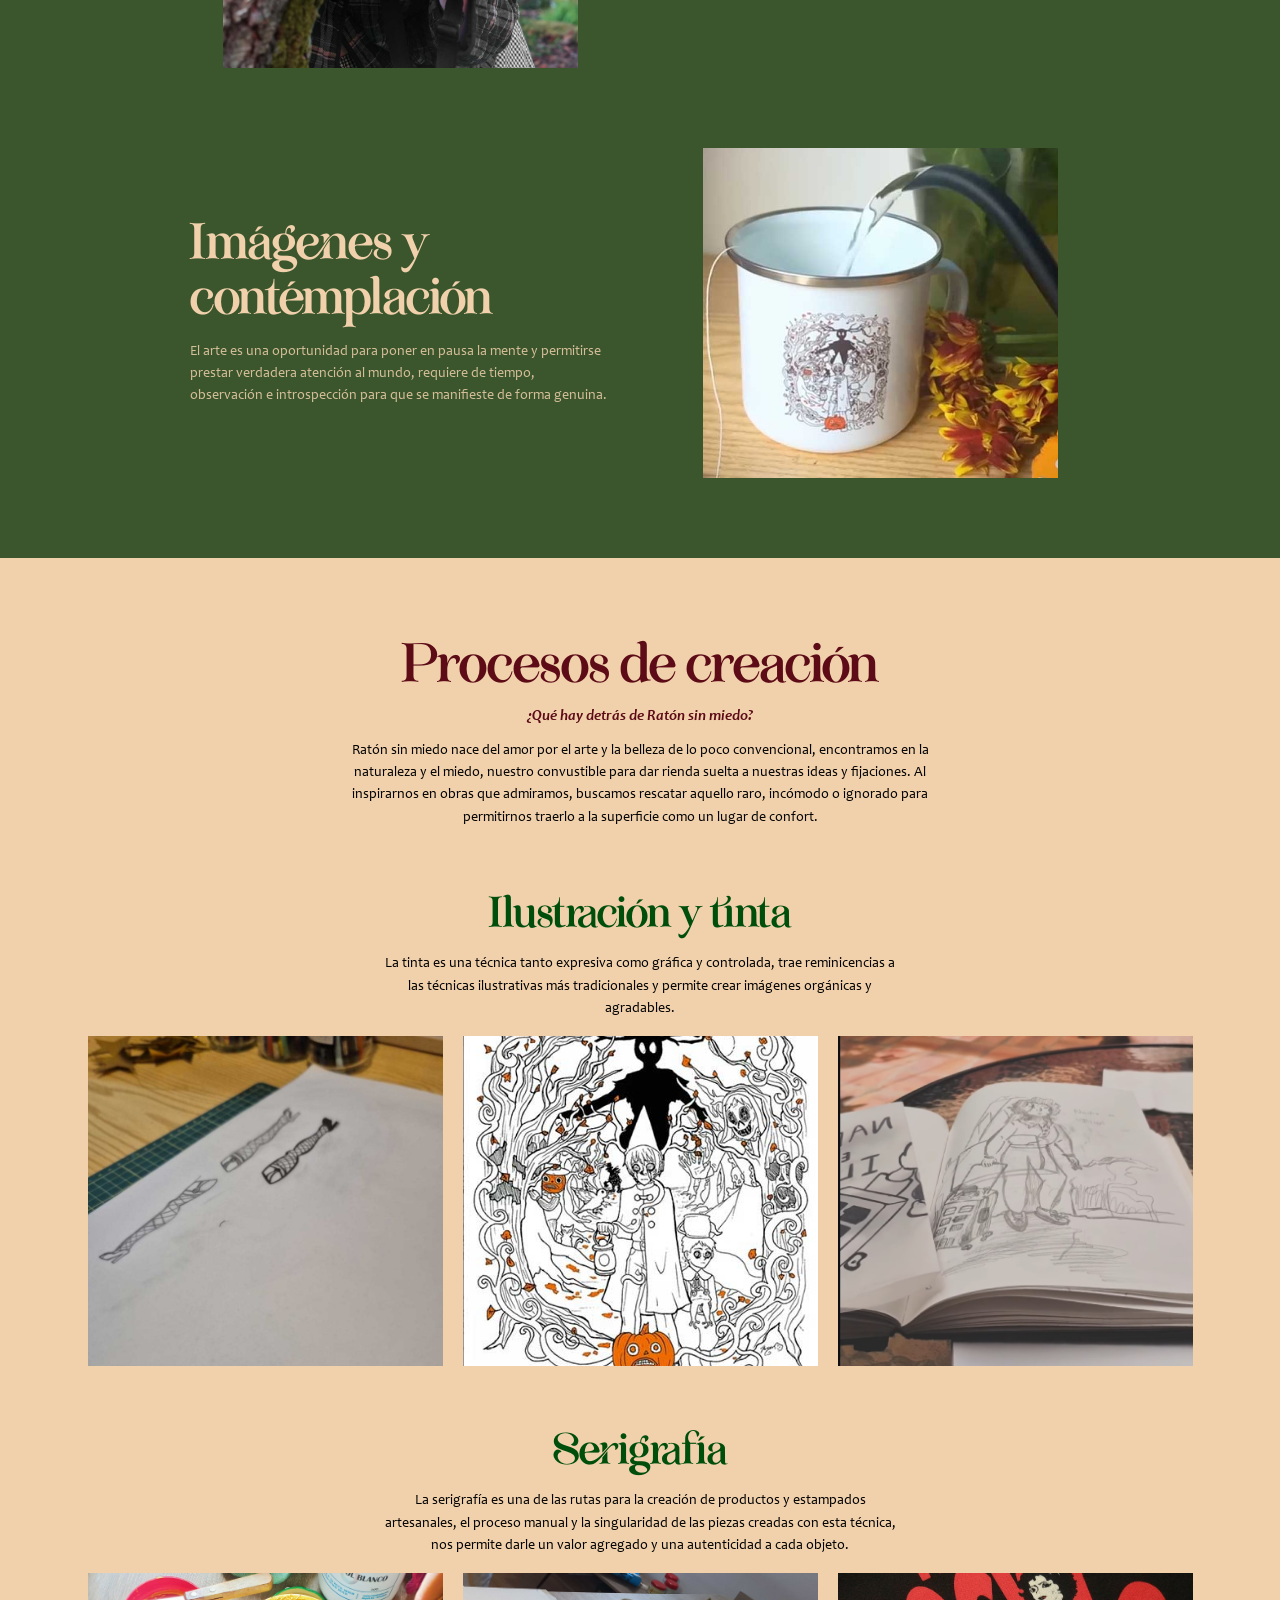
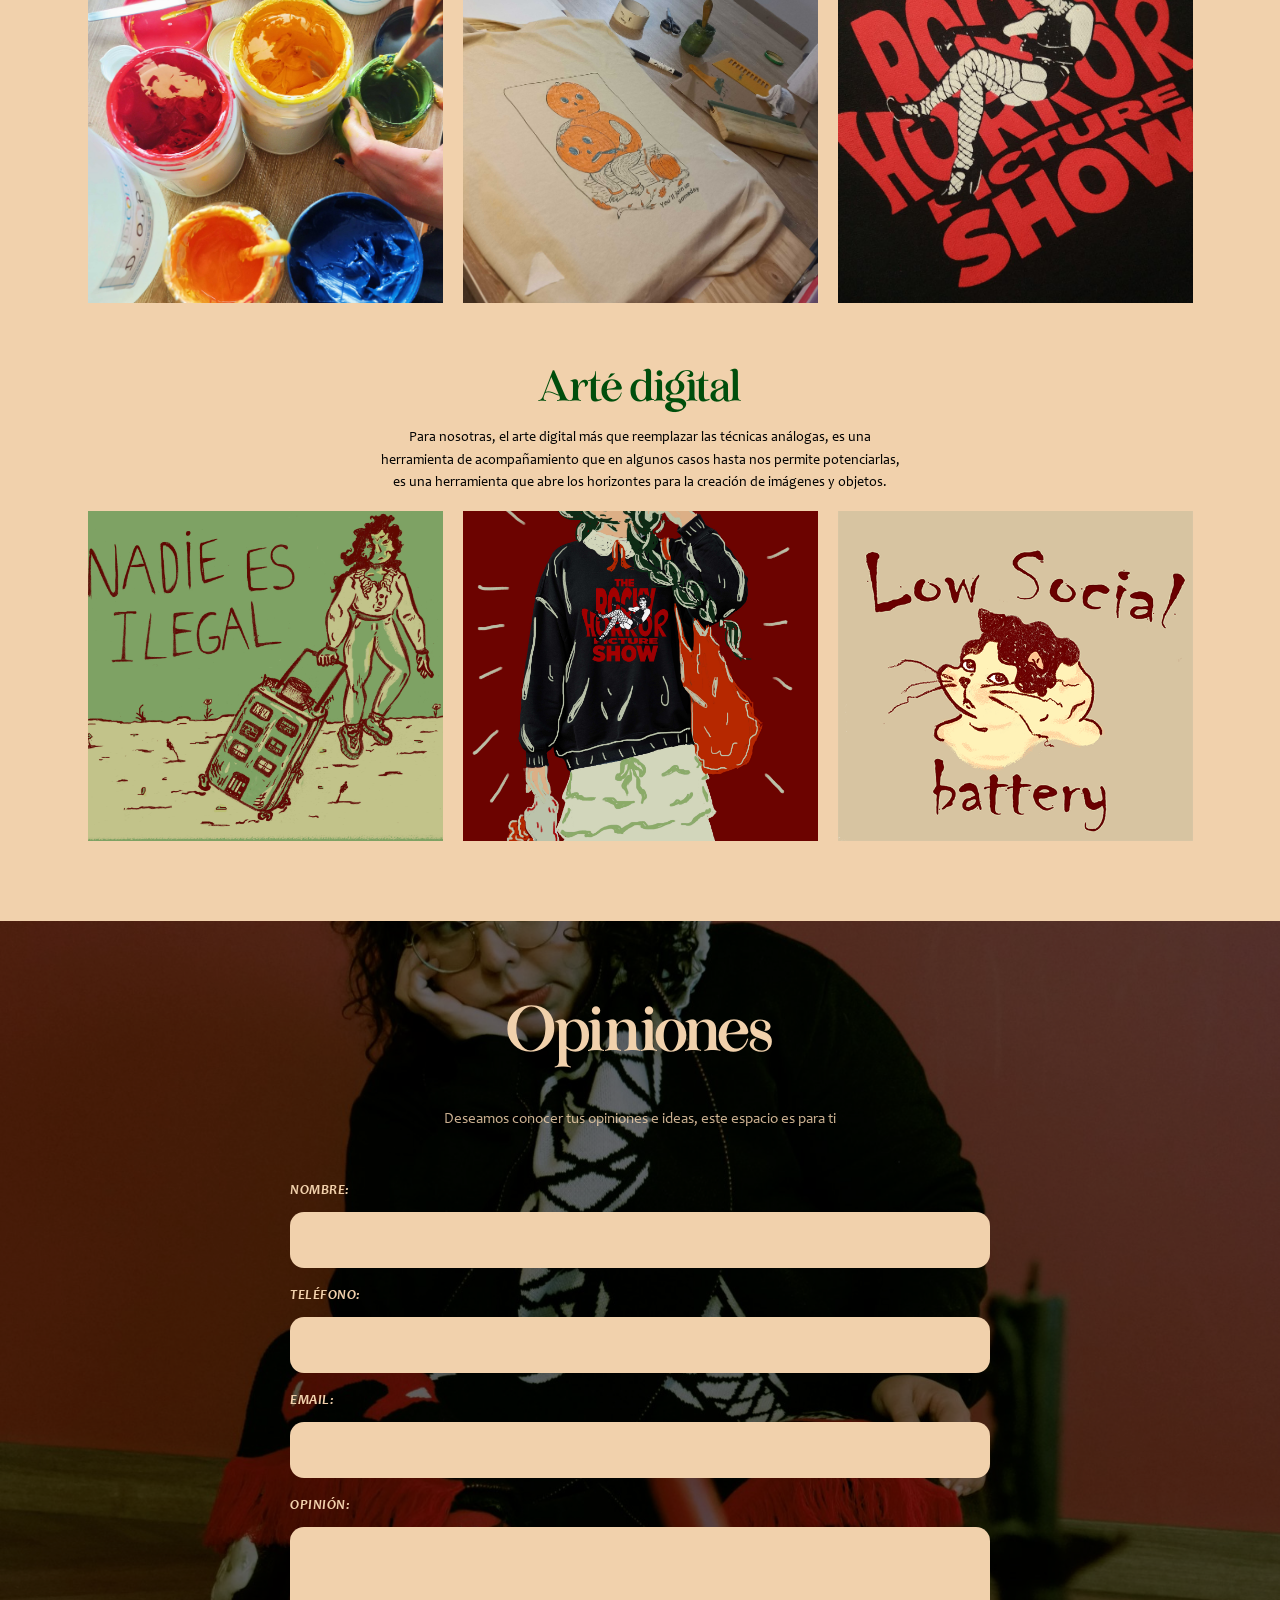
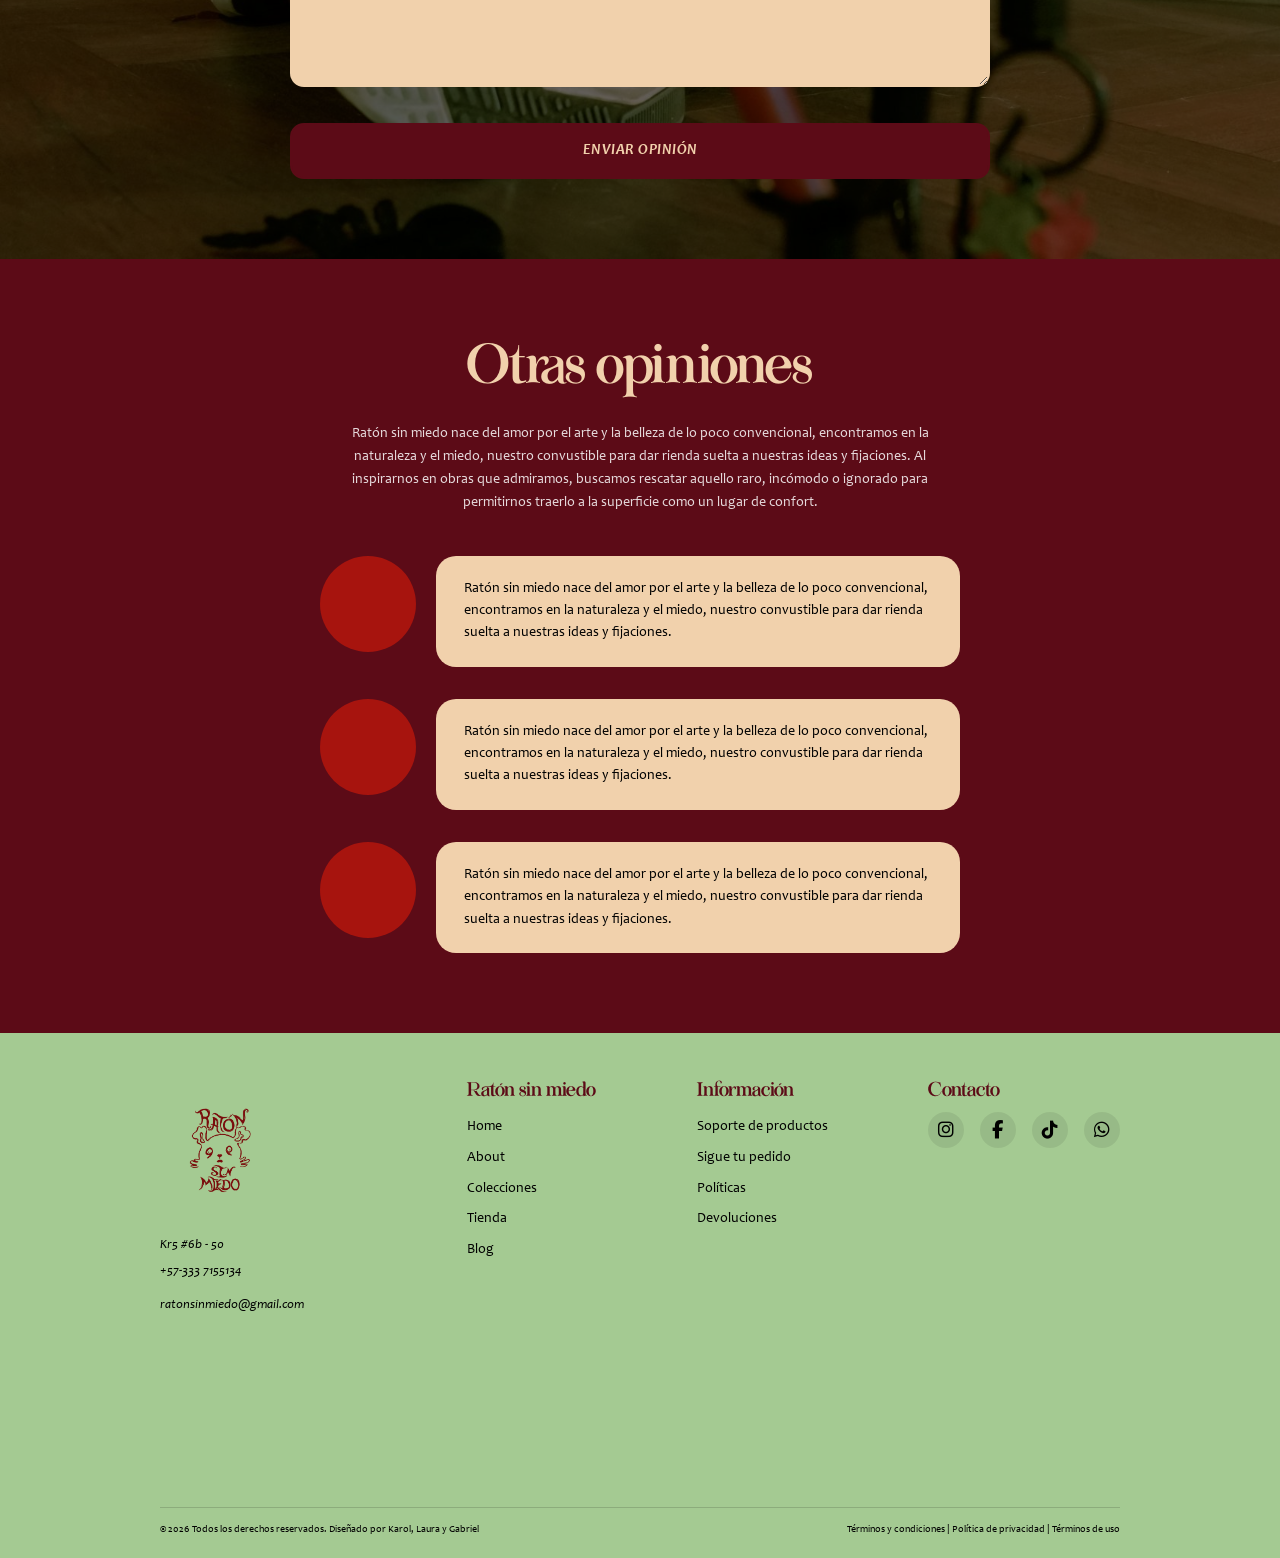
<file: blog.html>
<!DOCTYPE html>
<html lang="es">
<head>
    <meta charset="UTF-8">
    <meta name="viewport" content="width=device-width, initial-scale=1.0">
    <title>Blog — Ratón sin Miedo</title>
    <meta name="description" content="Blog de Ratón sin Miedo: ideas, inspiración y procesos de creación.">
    <meta name="author" content="Laura Díaz">
    <link rel="shortcut icon" href="images/logo-rojo.svg" type="image/svg+xml">
    <link rel="stylesheet" href="https://cdnjs.cloudflare.com/ajax/libs/font-awesome/6.5.1/css/all.min.css">
    <link rel="stylesheet" href="css/estilos.css">
</head>
<body class="page page--blog">

    <!-- ════════════════════════════════════════════
         1. HERO — Queremos conocerte
    ════════════════════════════════════════════ -->
    <section class="blog-hero" aria-label="Hero Blog">

        <div class="blog-hero__bg" role="presentation"></div>
        <div class="blog-hero__overlay" role="presentation"></div>

        <nav class="hero__nav" aria-label="Navegación principal">
            <a href="index.html" aria-label="Ir a inicio">
                <img
                    class="hero__logo"
                    src="images/raton-logo-blanco.png"
                    alt="Ratón sin Miedo"
                    width="53"
                    height="79"
                >
            </a>
            <ul class="hero__nav-links">
                <li><a href="index.html">Home</a></li>
                <li><a href="about.html">About</a></li>
                <li class="nav-dropdown">
                    <a href="colecciones.html" class="nav-dropdown__trigger">
                        Colecciones <i class="fa-solid fa-chevron-down nav-dropdown__arrow"></i>
                    </a>
                    <ul class="nav-dropdown__menu" role="menu">
                        <li><a href="colecciones.html" role="menuitem">Gatitos con ansiedad</a></li>
                        <li><a href="overthegardenwall.html" role="menuitem">Over the Garden Wall</a></li>
                        <li><a href="rocky.html" role="menuitem">The Rocky Horror Picture Show</a></li>
                        <li><a href="frieren.html" role="menuitem">Frieren</a></li>
                        <li><a href="nadie.html" role="menuitem">"Nadie es ilegal"</a></li>
                    </ul>
                </li>
                <li><a href="tienda.html">Tienda</a></li>
                <li><a href="blog.html" class="active">Blog</a></li>
            </ul>
            <div class="hero__nav-icons">
                <button class="hero__nav-icon" aria-label="Buscar">
                    <i class="fa-solid fa-magnifying-glass"></i>
                </button>
                <button class="hero__nav-icon hero__nav-icon--hamburger" aria-label="Abrir menú" id="hamburger-btn">
                    <i class="fa-solid fa-bars"></i>
                </button>
                <button class="hero__nav-icon hero__nav-icon--bag" aria-label="Tienda">
                    <i class="fa-solid fa-bag-shopping"></i>
                </button>
            </div>
        </nav>

        <div class="mobile-menu" id="mobile-menu" aria-hidden="true">
            <ul>
                <li><a href="index.html">Home</a></li>
                <li><a href="about.html">About</a></li>
                <li class="mobile-menu__has-sub">
                    <span class="mobile-menu__sub-title">Colecciones</span>
                    <ul class="mobile-menu__sub">
                        <li><a href="colecciones.html">Gatitos con ansiedad</a></li>
                        <li><a href="overthegardenwall.html">Over the Garden Wall</a></li>
                        <li><a href="rocky.html">The Rocky Horror Picture Show</a></li>
                        <li><a href="frieren.html">Frieren</a></li>
                        <li><a href="nadie.html">"Nadie es ilegal"</a></li>
                    </ul>
                </li>
                <li><a href="tienda.html">Tienda</a></li>
                <li><a href="blog.html">Blog</a></li>
            </ul>
        </div>

        <div class="blog-hero__body">
            <p class="blog-hero__eyebrow">Un lugar para escapar de la ansiedad</p>
            <h1 class="blog-hero__title font-display">Queremos<br>conocerte</h1>
        </div>

    </section>


    <!-- ════════════════════════════════════════════
         2. IDEAS E INSPIRACIÓN — fondo verde
    ════════════════════════════════════════════ -->
    <section class="blog-ideas" aria-label="Ideas e inspiración">

        <header class="blog-sec-header">
            <h2 class="blog-sec-header__title font-display">Ideas e <em>inspiración</em></h2>
            <p class="blog-sec-header__sub">¿Qué hay detrás de Ratón sin miedo?</p>
            <p class="blog-sec-header__body">
                Ratón sin miedo nace del amor por el arte y la belleza de lo poco convencional,
                encontramos en la naturaleza y el miedo, nuestro convustible para dar rienda suelta
                a nuestras ideas y fijaciones. Al inspirarnos en obras que admiramos, buscamos
                rescatar aquello raro, incómodo o ignorado para permitirnos traerlo a la superficie
                como un lugar de confort.
            </p>
        </header>

        <!-- Fila 1: La naturaleza — texto izq, imagen der -->
        <div class="blog-ideas__row">
            <div class="blog-ideas__text">
                <h3 class="blog-ideas__name font-display">La naturaleza</h3>
                <p class="blog-ideas__desc">
                    La naturaleza es un elemento que para nosotras va a representar siempre
                    confort y fascinación. Es bella, caótica, libre y acogedora siempre.
                    Nos permite explorar formas y objetos que crecen sin el control y
                    orden humano.
                </p>
            </div>
            <div class="blog-ideas__img-wrap">
                <div class="blog-ph blog-ph--img" aria-label="Foto: gato con gorra Low Social Battery en repisa">
                    <img src="images/blog-gato-naturaleza.png" alt="Gato con gorra Low Social Battery" />
                </div>
            </div>
        </div>

        <!-- Fila 2: Lo raro y lo oscuro — imagen izq, texto der (row-reverse invierte el orden) -->
        <div class="blog-ideas__row blog-ideas__row--rev">
            <div class="blog-ideas__text">
                <h3 class="blog-ideas__name font-display">Lo raro y lo<br>oscuro</h3>
                <p class="blog-ideas__desc">
                    Es en las sombras y la rareza donde se encuentran las oportunidades para
                    sacar las partes menos convencionales de cada quien y potenciarlas hasta
                    llegar a la satisfacción máxima.
                </p>
            </div>
            <div class="blog-ideas__img-wrap">
                <div class="blog-ph blog-ph--img" aria-label="Foto: bolso Hereje apoyado en árbol">
                    <img src="images/blog-bolso-hereje-arbol.png" alt="Bolso Hereje apoyado en árbol" />
                </div>
            </div>
        </div>

        <!-- Fila 3: Imágenes y contemplación — texto izq, imagen der -->
        <div class="blog-ideas__row">
            <div class="blog-ideas__text">
                <h3 class="blog-ideas__name font-display">Imágenes y<br>contémplación</h3>
                <p class="blog-ideas__desc">
                    El arte es una oportunidad para poner en pausa la mente y permitirse
                    prestar verdadera atención al mundo, requiere de tiempo, observación e
                    introspección para que se manifieste de forma genuina.
                </p>
            </div>
            <div class="blog-ideas__img-wrap">
                <div class="blog-ph blog-ph--img" aria-label="Foto: taza esmaltada con ilustración y flores">
                    <img src="images/blog-taza-mas-alla-del-jardin.png" alt="Taza blanca más allá del jardín" />
                </div>
            </div>
        </div>

    </section>


    <!-- ════════════════════════════════════════════
         3. PROCESOS DE CREACIÓN — fondo crema
    ════════════════════════════════════════════ -->
    <section class="blog-procesos" aria-label="Procesos de creación">

        <header class="blog-procesos__header">
            <h2 class="blog-procesos__title font-display">Procesos de creación</h2>
            <p class="blog-procesos__sub">¿Qué hay detrás de Ratón sin miedo?</p>
            <p class="blog-procesos__body">
                Ratón sin miedo nace del amor por el arte y la belleza de lo poco convencional,
                encontramos en la naturaleza y el miedo, nuestro convustible para dar rienda suelta
                a nuestras ideas y fijaciones. Al inspirarnos en obras que admiramos, buscamos
                rescatar aquello raro, incómodo o ignorado para permitirnos traerlo a la superficie
                como un lugar de confort.
            </p>
        </header>

        <!-- Ilustración y tinta -->
        <div class="blog-proceso">
            <h3 class="blog-proceso__title font-display">Ilustración y tinta</h3>
            <p class="blog-proceso__desc">
                La tinta es una técnica tanto expresiva como gráfica y controlada, trae
                reminicencias a las técnicas ilustrativas más tradicionales y permite crear
                imágenes orgánicas y agradables.
            </p>
            <div class="blog-proceso__grid">
                <div class="blog-ph blog-ph--proceso blog-ph--img" aria-label="Foto: boceto Rocky Horror - piernas">
                    <img src="images/blog-boceto-rocky-piernas.png" alt="Boceto Rocky Horror - piernas" />
                </div>
                <div class="blog-ph blog-ph--proceso blog-ph--img" aria-label="Postal Más allá del jardín">
                    <img src="images/blog-postal-mas-alla.png" alt="Postal Más allá del jardín" />
                </div>
                <div class="blog-ph blog-ph--proceso blog-ph--img" aria-label="Boceto Nadie es ilegal">
                    <img src="images/blog-boceto-nadie-es-ilegal.png" alt="Boceto Nadie es ilegal" />
                </div>
            </div>
        </div>

        <!-- Serigrafía -->
        <div class="blog-proceso">
            <h3 class="blog-proceso__title font-display">Serigrafía</h3>
            <p class="blog-proceso__desc">
                La serigrafía es una de las rutas para la creación de productos y estampados
                artesanales, el proceso manual y la singularidad de las piezas creadas con esta
                técnica, nos permite darle un valor agregado y una autenticidad a cada objeto.
            </p>
            <div class="blog-proceso__grid">
                <div class="blog-ph blog-ph--proceso blog-ph--img" aria-label="Foto: tintas (formato cuadrado)">
                    <img src="images/Foto-Tintas-FormatoCuadrado.jpg" alt="Tintas para serigrafía (formato cuadrado)" />
                </div>
                <div class="blog-ph blog-ph--proceso blog-ph--img" aria-label="Camiseta: Más allá del jardín">
                    <img src="images/camiseta-mas.-alla-del-jardin.jpg" alt="Camiseta Más allá del jardín" />
                </div>
                <div class="blog-ph blog-ph--proceso blog-ph--img" aria-label="The Rocky Horror Picture Show">
                    <img src="images/therockhorrorpictureshow.jpg" alt="The Rocky Horror Picture Show" />
                </div>
            </div>
        </div>

        <!-- Arté digital -->
        <div class="blog-proceso">
            <h3 class="blog-proceso__title font-display">Arté digital</h3>
            <p class="blog-proceso__desc">
                Para nosotras, el arte digital más que reemplazar las técnicas análogas,
                es una herramienta de acompañamiento que en algunos casos hasta nos permite
                potenciarlas, es una herramienta que abre los horizontes para la creación de
                imágenes y objetos.
            </p>
            <div class="blog-proceso__grid">
                <div class="blog-ph blog-ph--proceso blog-ph--img" aria-label="Ilustración digital: Nadie es ilegal">
                    <img src="images/Estampado-Completo-Camiseta-Nadie-es-Ilegal.jpg" alt="Estampado completo Camiseta Nadie es Ilegal" />
                </div>
                <div class="blog-ph blog-ph--proceso blog-ph--img" aria-label="Ilustración digital: personaje TRHPS">
                    <img src="images/trhs.jpg" alt="Ilustración TRHPS" />
                </div>
                <div class="blog-ph blog-ph--proceso blog-ph--img" aria-label="Ilustración digital: Low Social Battery">
                    <img src="images/lsbSticker.png" alt="Sticker LSB" />
                </div>
            </div>
        </div>

    </section>


    <!-- ════════════════════════════════════════════
         4. OPINIONES — formulario sobre foto
    ════════════════════════════════════════════ -->
    <section class="blog-form" aria-label="Opiniones">

        <div class="blog-form__bg" role="presentation"></div>
        <div class="blog-form__overlay" role="presentation"></div>

        <div class="blog-form__content">
            <h2 class="blog-form__title font-display">Opiniones</h2>
            <p class="blog-form__subtitle">
                Deseamos conocer tus opiniones e ideas, este espacio es para ti
            </p>
            <form class="blog-form__form" action="#" method="post">
                <div class="blog-form__field">
                    <label for="name" class="blog-form__label">Nombre:</label>
                    <input type="text" id="name" name="name" class="blog-form__input" required aria-label="Tu nombre">
                </div>
                <div class="blog-form__field">
                    <label for="phone" class="blog-form__label">Teléfono:</label>
                    <input type="tel" id="phone" name="phone" class="blog-form__input" aria-label="Tu teléfono">
                </div>
                <div class="blog-form__field">
                    <label for="email" class="blog-form__label">Email:</label>
                    <input type="email" id="email" name="email" class="blog-form__input" required aria-label="Tu email">
                </div>
                <div class="blog-form__field">
                    <label for="opinion" class="blog-form__label">Opinión:</label>
                    <textarea id="opinion" name="opinion" class="blog-form__textarea" rows="5" required aria-label="Tu opinión"></textarea>
                </div>
                <button type="submit" class="blog-form__submit">Enviar opinión</button>
            </form>
        </div>

    </section>


    <!-- ════════════════════════════════════════════
         5. OTRAS OPINIONES — fondo vino
    ════════════════════════════════════════════ -->
    <section class="blog-otras" aria-label="Otras opiniones">

        <h2 class="blog-otras__title font-display">Otras opiniones</h2>

        <p class="blog-otras__body">
            Ratón sin miedo nace del amor por el arte y la belleza de lo poco
            convencional, encontramos en la naturaleza y el miedo, nuestro convustible
            para dar rienda suelta a nuestras ideas y fijaciones. Al inspirarnos en obras
            que admiramos, buscamos rescatar aquello raro, incómodo o ignorado para
            permitirnos traerlo a la superficie como un lugar de confort.
        </p>

        <div class="blog-otras__list">

            <article class="blog-opinion">
                <div class="blog-opinion__avatar" aria-hidden="true"></div>
                <blockquote class="blog-opinion__bubble">
                    <p>Ratón sin miedo nace del amor por el arte y la belleza de lo poco
                    convencional, encontramos en la naturaleza y el miedo, nuestro
                    convustible para dar rienda suelta a nuestras ideas y fijaciones.</p>
                </blockquote>
            </article>

            <article class="blog-opinion">
                <div class="blog-opinion__avatar" aria-hidden="true"></div>
                <blockquote class="blog-opinion__bubble">
                    <p>Ratón sin miedo nace del amor por el arte y la belleza de lo poco
                    convencional, encontramos en la naturaleza y el miedo, nuestro
                    convustible para dar rienda suelta a nuestras ideas y fijaciones.</p>
                </blockquote>
            </article>

            <article class="blog-opinion">
                <div class="blog-opinion__avatar" aria-hidden="true"></div>
                <blockquote class="blog-opinion__bubble">
                    <p>Ratón sin miedo nace del amor por el arte y la belleza de lo poco
                    convencional, encontramos en la naturaleza y el miedo, nuestro
                    convustible para dar rienda suelta a nuestras ideas y fijaciones.</p>
                </blockquote>
            </article>

        </div>

    </section>


   <!-- ════════════════════════════════════════════
         6. FOOTER
    ════════════════════════════════════════════ -->
    <footer class="footer" aria-label="Pie de página">

        <div class="footer__inner">

            <!-- Col 1: Logo + dirección + email -->
            <div class="footer__brand">
                <a href="index.html" class="footer__logo-link">
                    <img
                        class="footer__logo" src="images/logo-rojo.png" alt="Ratón sin Miedo" width="89" height="112"
                    >
                </a>
                <address class="footer__address">
                    <p>Kr5 #6b - 50</p>
                    <p>+57-333 7155134</p>
                    <p class="footer__email">ratonsinmiedo@gmail.com</p>
                </address>
            </div>

            <!-- Col 2: Navegación -->
            <div>
                <span class="footer__col-title">Ratón sin miedo</span>
                <nav class="footer__nav" aria-label="Menú footer">
                    <a href="index.html">Home</a>
                    <a href="about.html">About</a>
                    <a href="colecciones.html">Colecciones</a>
                    <a href="tienda.html">Tienda</a>
                    <a href="blog.html">Blog</a>
                </nav>
            </div>

            <!-- Col 3: Información -->
            <div>
                <span class="footer__col-title">Información</span>
                <nav class="footer__info" aria-label="Información">
                    <a href="#">Soporte de productos</a>
                    <a href="#">Sigue tu pedido</a>
                    <a href="#">Políticas</a>
                    <a href="#">Devoluciones</a>
                </nav>
            </div>

            <!-- Col 4: Contacto -->
            <div>
                <span class="footer__col-title">Contacto</span>
                <div class="footer__social">
                    <a href="https://www.instagram.com/ratonsinmiedo?igsh=djhrYjN5b244bHVk" aria-label="Síguenos en Instagram" target="_blank" rel="noopener">
                        <i class="fa-brands fa-instagram"></i>
                    </a>
                    <a href="#" aria-label="Síguenos en Facebook" target="_blank" rel="noopener">
                        <i class="fa-brands fa-facebook-f"></i>
                    </a>
                    <a href="https://www.tiktok.com/@raton.sin.miedo" aria-label="Contáctanos por TikTok" target="_blank" rel="noopener">
                        <i class="fa-brands fa-tiktok"></i>
                    </a>
                     <a href="https://l.instagram.com/?u=https%3A%2F%2Fwa.me%2Fc%2F573337155134%3Futm_source%3Dig%26utm_medium%3Dsocial%26utm_content%3Dlink_in_bio%26fbclid%3DPAZXh0bgNhZW0CMTEAc3J0YwZhcHBfaWQMMjU2MjgxMDQwNTU4AAGnS6jty4v8LMUCx2iz-spdZbRvUEsHA3uMK_7zi77ctGq3ln0jvOvZajJDkGY_aem_ALa05v6FEXMoqRFcWZmpUA&e=AT7pekSHJeFXGN1HCJXXSYn9yuwvh3We7jbUv86wxtn8JyfN7ifb2MipOksy78RbpOYRB2Yy22dVsdAdKppnVOdoUJeEhUKSOpgLB9wMFkRzd2ZGjOPUjSBwXw" aria-label="Contáctanos por WhatsApp" target="_blank" rel="noopener">
                        <i class="fa-brands fa-whatsapp"></i>
                    </a>
                    
                </div>
            </div>

            <iframe src="https://www.google.com/maps/embed?pb=!1m18!1m12!1m3!1d3977.0101714239454!2d-74.08090871388347!3d4.592196932391077!2m3!1f0!2f0!3f0!3m2!1i1024!2i768!4f13.1!3m3!1m2!1s0x8e3f99a9f0b489ed%3A0xd87d430e3b54e823!2zQ3JhLiA1ICM2Qi01MCwgQm9nb3TDoSwgRC5DLCBCb2dvdMOh!5e0!3m2!1ses!2sco!4v1774751571352!5m2!1ses!2sco" width="200" height="120" style="border:0;" allowfullscreen="" loading="lazy" referrerpolicy="no-referrer-when-downgrade"></iframe>

        </div>

        <!-- Copyright — mobile: centrado | desktop: izq/der -->
        <div class="footer__copy">
            <p class="footer__copy-left">© 2026 Todos los derechos reservados. Diseñado por Karol, Laura y Gabriel</p>
            <p class="footer__copy-right">
                <a href="#">Términos y condiciones</a> |
                <a href="#">Política de privacidad</a> |
                <a href="#">Términos de uso</a>
            </p>
        </div>

    </footer>
    
    <script src="JS/main.js"></script>
</body>
</html>
</file>
<file: css/estilos.css>
/* ============================================================
   RESET & BASE — Ratón sin Miedo
============================================================ */

*, *::before, *::after {
    box-sizing: border-box;
    margin: 0;
    padding: 0;
}

html {
    scroll-behavior: smooth;
    font-size: 16px;
}

body {
    font-family: var(--font-body);
    background: var(--color-white);
    color: var(--color-black);
    overflow-x: hidden;
    -webkit-font-smoothing: antialiased;
}

img {
    display: block;
    max-width: 100%;
}

button {
    font-family: inherit;
    cursor: pointer;
    border: none;
    background: none;
    padding: 0;
}

a {
    text-decoration: none;
    color: inherit;
}

ul, ol {
    list-style: none;
}

address {
    font-style: normal;
}

/* VARIABLES/*

/* ============================================================
   VARIABLES GLOBALES — Ratón sin Miedo
============================================================ */

/* ── Fuentes locales ── */

/* JustCosmic — display / títulos */
@font-face {
    font-family: 'JustCosmic';
    src: url('../fonts/JustCosmic-Regular.otf') format('opentype');
    font-weight: 400;
    font-style: normal;
    font-display: swap;
}

/* Candara — cuerpo de texto (4 variantes) */
@font-face {
    font-family: 'Candara';
    src: url('../fonts/Candara-Regular.ttf') format('truetype');
    font-weight: 400;
    font-style: normal;
    font-display: swap;
}

@font-face {
    font-family: 'Candara';
    src: url('../fonts/Candara-Bold.ttf') format('truetype');
    font-weight: 700;
    font-style: normal;
    font-display: swap;
}

@font-face {
    font-family: 'Candara';
    src: url('../fonts/Candara-Italic.ttf') format('truetype');
    font-weight: 400;
    font-style: italic;
    font-display: swap;
}

@font-face {
    font-family: 'Candara';
    src: url('../fonts/Candara-BoldItalic.ttf') format('truetype');
    font-weight: 700;
    font-style: bold;
    font-display: swap;
}


/* ── Tokens de diseño ── */
:root {
    /* Colores de marca */
    --color-cream:  #F1D1AC;
    --color-wine:   #5C0B17;
    --color-red:    #A7140E;
    --color-green:  #004E0C;
    --color-black:  #000000;
    --color-white:  #FFFFFF;
    --color-olive: #A4CA92;

    /* Tipografías */
    --font-display: 'JustCosmic', Georgia, serif;
    --font-body:    'Candara', 'Segoe UI', sans-serif;

    /* Espaciado de sección por breakpoint */
    --padding-section-mobile:   32px 35px;
    --padding-section-tablet:   40px 48px;
    --padding-section-desktop:  56px 80px;

    /* Breakpoints (referencia — usados en responsive.css)
       --bp-tablet:  768px   iPad Pro 11"
       --bp-desktop: 1024px  MacBook Air 14"          */
}


/* COMPONENTES DE ESTILOS CELU*/

/* ============================================================
   COMPONENTES — Ratón sin Miedo
   Mobile first — base 430px (iPhone 14/15 Pro Max)
   Los media queries viven en responsive.css
============================================================ */


/* ── UTILIDADES ── */
.font-display {
    font-family: var(--font-display);
    font-weight: 400;
}


/* ════════════════════════════════════════════
   1. HERO
════════════════════════════════════════════ */
.hero {
    width: 100%;
    min-height: 540px;
    padding: 22px 35px;
    display: flex;
    flex-direction: column;
    gap: 22px;
    position: relative;
    overflow: hidden;
}

.hero__nav {
    position: relative;
    z-index: 2;
}

.hero__nav-links a.active,
.hero__nav-links a:hover {
    text-decoration: underline;
    opacity: 0.85;
}

.hero__nav-icon i {
    color: var(--color-cream);
}

.hero__bg {
    position: absolute;
    inset: 0;
    background: center / cover no-repeat;
    z-index: 0;
}

.hero__overlay {
    position: absolute;
    inset: 0;
    background: rgba(0, 0, 0, 0.50);
    z-index: 1;
}

.hero__bg {
    transition: opacity 0.45s ease;
}
.hero__bg--fade {
    opacity: 0;
}

/* ── Nav ── */
.hero__nav {
    position: relative;
    z-index: 2;
    display: flex;
    align-items: center;
    justify-content: space-between;
    width: 100%;
}

/* Logo nav — 53×79px (Figma) */
.hero__logo {
    width: 53px;
    height: 79px;
    flex-shrink: 0;
    object-fit: contain;
}

.hero__nav-icons {
    display: flex;
    align-items: center;
    gap: 18px;
}

.hero__nav-icon {
    display: flex;
    align-items: center;
    justify-content: center;
    background: transparent;
    border: none;
    padding: 4px;
}

/* ── Cuerpo ── */
.hero__body {
    position: relative;
    z-index: 2;
    display: flex;
    align-items: center;
    justify-content: space-between;
    flex: 1;
    min-height: 360px;
}

/* Flechas */
.hero__arrow {
    width: 18px;
    height: 28px;
    flex-shrink: 0;
    display: flex;
    align-items: center;
    justify-content: center;
    border: none;
    background: transparent;
    cursor: pointer;
    pointer-events: auto;
    color: #F1D1AC;
}
.hero__arrow:focus-visible {
    outline: 2px solid rgba(241, 209, 172, 0.9);
    outline-offset: 4px;
}

.hero__content {
    display: flex;
    flex-direction: column;
    gap: 14px;
    flex: 1;
    padding: 0 12px;
}

.hero__somos {
    font-family: var(--font-body);
    font-weight: 700;
    font-style: italic;
    font-size: 14px;
    line-height: 100%;
    color: var(--color-cream);
}

.hero__title {
    font-size: 88px;
    line-height: 100%;
    color: var(--color-cream);
}

.hero__tagline {
    font-family: var(--font-body);
    font-weight: 400;
    font-size: 15px;
    line-height: 130%;
    color: var(--color-white);
    background: rgba(255, 255, 255, 0.12);
    padding: 6px 10px;
    max-width: 260px;
}


/* ════════════════════════════════════════════
   2. COLECCIONES
════════════════════════════════════════════ */
.collections {
    width: 100%;
    background: var(--color-wine);
    padding: 35px 35px;
    display: flex;
    flex-direction: column;
    align-items: center;
    gap: 30px;
}

.collections__header {
    display: flex;
    flex-direction: column;
    align-items: center;
    gap: 10px;
    width: 100%;
}

.collections__title {
    font-size: 40px;
    line-height: 100%;
    text-align: center;
    color: var(--color-cream);
}

.collections__subtitle {
    font-family: var(--font-body);
    font-weight: 400;
    font-size: 15px;
    line-height: 120%;
    text-align: center;
    color: var(--color-white);
    max-width: 400px;
}

.collections__grid {
    display: flex;
    flex-direction: column;
    gap: 30px;
    width: 100%;
    max-width: 360px;
    margin-top: 20px;
}

/* Tarjeta */
.card {
    background: var(--color-white);
    display: flex;
    flex-direction: column;
    overflow: hidden;
}

.card__img {
    width: 100%;
    height: 200px;
    overflow: hidden;
    flex-shrink: 0;
}

.card__img img {
    width: 100%;
    height: 100%;
    object-fit: cover;
    object-position: center top;
}

.card__body {
    padding: 10px 10px 14px;
    display: flex;
    flex-direction: column;
    align-items: center;
    gap: 20px;
}

.card__name {
    font-family: var(--font-body);
    font-weight: 400;
    font-size: 20px;
    line-height: 100%;
    text-align: center;
    color: var(--color-black);
}

.btn--green {
    display: inline-flex;
    align-items: center;
    justify-content: center;
    padding: 9px 9px;
    border: 2px solid var(--color-green);
    background: transparent;
    min-width: 85px;
    height: 30px;
    font-family: var(--font-body);
    font-weight: 700;
    font-size: 16px;
    color: var(--color-green);
    cursor: pointer;
    transition: background 0.2s, color 0.2s;
}

.btn--green:hover {
    background: var(--color-green);
    color: var(--color-white);
}


/* ════════════════════════════════════════════
   3. ABOUT — ¿Qué es Ratón sin Miedo?
════════════════════════════════════════════ */
.about {
    width: 100%;
    padding: 35px 21px;
    display: flex;
    flex-direction: column;
    gap: 44px;
    background: var(--color-white);
}

.about__text-block {
    display: flex;
    flex-direction: column;
    gap: 8px;
    align-items: flex-start;
    
}

.about__eyebrow {
    font-family: var(--font-body);
    font-weight: 700;
    font-style: italic;
    font-size: 14px;
    line-height: 100%;
    color: var(--color-red);
}

.about__title {
    font-family: var(--font-display);
    font-weight: 400;
    font-size: 40px;
    line-height: 100%;
    color: var(--color-wine);
}

.about__body {
    font-family: var(--font-body);
    font-weight: 400;
    font-size: 13px;
    line-height: 135%;
    color: var(--color-black);
    margin-top: 4px;
    max-width: 600px;
}

.about__img {
    width: 100%;
    height: 295px;
    overflow: hidden;
}

.about__img img {
    width: 100%;
    height: 100%;
    object-fit: cover;
    object-position: center;
}

.btn--wine {
    display: flex;
    align-items: center;
    justify-content: center;
    padding: 6px 15px;
    border: 2px solid var(--color-wine);
    background: transparent;
    min-width: 85px;
    max-width: 200px;
    height: 30px;
    font-family: var(--font-body);
    font-weight: 700;
    font-size: 14px;
    color: var(--color-wine);
    margin-top: 12px;
    cursor: pointer;
    transition: background 0.2s, color 0.2s;
}

.btn--wine:hover {
    background: var(--color-wine);
    color: var(--color-white);
}


/* ════════════════════════════════════════════
   4. LO QUE NOS INSPIRA
════════════════════════════════════════════ */
.inspira {
    width: 100%;
    min-height: 691px;
    padding: 78px 35px;
    display: flex;
    flex-direction: column;
    gap: 23px;
    align-items: center;
    justify-content: center;
    position: relative;
    overflow: hidden;
    background: var(--color-black);
}

.inspira::before {
    content: '';
    position: absolute;
    inset: 0;
    background: url('../images/inspira-bg.jpeg') center / cover no-repeat;
    opacity: 0.28;
    z-index: 0;
}

.inspira__title {
    font-size: 40px;
    line-height: 100%;
    text-align: center;
    color: var(--color-red);
    position: relative;
    z-index: 1;
    width: 100%;
}

.inspira__text-frame {
    width: 100%;
    padding: 16px;
    background: rgba(0, 0, 0, 0.55);
    position: relative;
    z-index: 1;
}

.inspira__text {
    font-family: var(--font-body);
    font-weight: 400;
    font-style: italic;
    font-size: 20px;
    line-height: 120%;
    text-align: center;
    color: var(--color-white);
}


/* ════════════════════════════════════════════
   5. NUESTRO EQUIPO
════════════════════════════════════════════ */
.team {
    width: 100%;
    padding: 56px 18px;
    display: flex;
    flex-direction: column;
    gap: 20px;
    align-items: center;
    background: var(--color-white);
}

.team__title {
    font-size: 40px;
    line-height: 100%;
    text-align: center;
    color: var(--color-wine);
    width: 100%;
}

.team__grid {
    display: flex;
    flex-direction: column;
    gap: 35px;
    width: 100%;
    max-width: 394px;
    padding: 28px 0;
}

.member {
    background: var(--color-cream);
    display: flex;
    flex-direction: column;
    overflow: hidden;
}

.member__photo {
    width: 100%;
    height: 280px;
    overflow: hidden;
    flex-shrink: 0;
}

.member__photo img {
    width: 100%;
    height: 100%;
    object-fit: cover;
    object-position: center top;
}

.member__info {
    padding: 16px 10px 24px;
    display: flex;
    flex-direction: column;
    align-items: center;
    gap: 6px;
}

.member__name {
    font-size: 36px;
    line-height: 100%;
    text-align: center;
    color: var(--color-black);
}

.member__role {
    font-family: var(--font-body);
    font-weight: 400;
    font-size: 20px;
    line-height: 100%;
    text-align: center;
    color: var(--color-black);
}


/* ════════════════════════════════════════════
   6. FOOTER
════════════════════════════════════════════ */
.footer {
    width: 100%;
    background: var(--color-olive);
    padding: 24px 29px 0;
}

.footer__inner {
    display: grid;
    grid-template-columns: 1fr 1fr;
    row-gap: 20px;
    column-gap: 10px;
    max-width: 358px;
    margin: 0 auto;
}

.footer__brand {
    display: flex;
    flex-direction: column;
    gap: 10px;
}

/* Logo footer — 89×112px (Figma) */
.footer__logo {
    width: 89px;
    height: 112px;
    object-fit: contain;
    display: block;
}

.footer__address p {
    font-family: var(--font-body);
    font-weight: 400;
    font-style: italic;
    font-size: 12px;
    line-height: 200%;
    color: var(--color-black);
}

.footer__col-title {
    display: block;
    font-family: var(--font-display);
    font-size: 16px;
    font-weight: 400;
    color: var(--color-wine);
    margin-bottom: 6px;
}

.footer__nav a,
.footer__info a {
    display: block;
    font-family: var(--font-body);
    font-size: 13px;
    color: var(--color-black);
    line-height: 210%;
}

.footer__nav a:hover,
.footer__info a:hover {
    text-decoration: underline;
}

.footer__social {
    display: flex;
    gap: 14px;
    align-items: center;
    margin-top: 4px;
}

.footer__copy {
    border-top: 1px solid rgba(0, 0, 0, 0.15);
    margin-top: 20px;
    padding: 10px 0 16px;
    text-align: center;
    max-width: 358px;
    margin-left: auto;
    margin-right: auto;
}

.footer__copy p {
    font-family: var(--font-body);
    font-size: 10px;
    color: var(--color-black);
    line-height: 200%;
}

.footer__copy a:hover {
    text-decoration: underline;
}


/* ════════════════════════════════════════════
   AÑADIDOS — elementos que solo aparecen en desktop
════════════════════════════════════════════ */

/* Links de nav — ocultos en mobile y tablet */
.hero__nav-links {
    display: none;
}

/* Email en footer */
.footer__email {
    margin-top: 8px;
}

/* Copyright — mobile: apilado y centrado */
.footer__copy {
    display: flex;
    flex-direction: column;
    align-items: center;
    gap: 4px;
}

.footer__copy-left,
.footer__copy-right {
    font-family: var(--font-body);
    font-size: 10px;
    color: var(--color-black);
    line-height: 200%;
    text-align: center;
}

.footer__copy-right a:hover {
    text-decoration: underline;
}


/* ════════════════════════════════════════════
   ICONOS — Font Awesome
════════════════════════════════════════════ */

/* Iconos nav hero */
.hero__nav-icon i {
    font-size: 20px;
    color: var(--color-cream);
}

/* Hamburguesa — visible solo en mobile/tablet */
.hero__nav-icon--hamburger {
    display: flex;
}

/* Iconos footer social */
.footer__social a i {
    font-size: 22px;
    color: var(--color-black);
    transition: opacity 0.2s;
}

.footer__social a:hover i {
    opacity: 0.65;
}

/* RESPONSIVES*/

/* ============================================================
   RESPONSIVE — Ratón sin Miedo
   768px  → iPad Pro 11"
   1024px → MacBook Air 14"
============================================================ */


/* ════════════════════════════════════════════
   TABLET — 768px+  (iPad Pro 11")
════════════════════════════════════════════ */
@media (min-width: 768px) and (max-width: 1023px) {

    /* ── 1. HERO ── */
    .hero {
        padding: 28px 40px;
        min-height: 580px;
    }

    .hero__title   { font-size: 100px; }
    .hero__tagline { font-size: 16px; max-width: 380px; }

    /* ── 2. COLECCIONES — grid 2 columnas ── */
    .collections { padding: 40px 40px; }

    .collections__grid {
        display: grid;
        grid-template-columns: repeat(2, 1fr);
        max-width: 680px;
        width: 100%;
        gap: 20px;
    }

    .card { width: auto; }

    /* 5ª tarjeta sola: ocupa todo el ancho, centrada */
    .card:last-child:nth-child(odd) {
        grid-column: 1 / -1;
        max-width: 340px;
        margin: 0 auto;
    }

    .card__img { height: 220px; }

    /* ── 3. ABOUT — horizontal ── */
    .about {
        padding: 54px 40px;
        flex-direction: row;
        gap: 40px;
        align-items: flex-start;
    }

    .about__text-block { flex: 1; }
    .about__img        { flex: 1; height: 100%px; }

    /* ── 4. INSPIRA ── */
    .inspira        { padding: 80px 40px; min-height: auto; }
    .inspira__title { font-size: 48px; }
    .inspira__text  { font-size: 30px; }

    /* ── 5. EQUIPO — 1 columna centrada ── */
    .team { padding: 56px 40px; }

    .team__grid {
        display: flex;
        flex-direction: column;
        gap: 35px;
        width: 100%;
        max-width: 500px;
        padding: 28px 0;
    }

    .member__photo { height: 320px; }

    /* ── 6. FOOTER — 4 columnas ── */
    .footer { padding: 40px 40px 0; }

    .footer__inner {
        display: grid;
        grid-template-columns: repeat(4, 1fr);
        gap: 24px;
        max-width: 100%;
    }

    .footer__copy {
        max-width: 100%;
        margin-top: 24px;
    }
}


/* ════════════════════════════════════════════
   DESKTOP — 1024px+  (MacBook Air 14")
════════════════════════════════════════════ */
@media (min-width: 1024px) {

    /* ── 1. HERO ── */
    .hero {
        padding: 0 60px;
        min-height: 580px;
        gap: 0;
    }

    .hero__nav {
        padding: 20px 0;
        border-bottom: 1px solid rgba(241, 209, 172, 0.2);
    }

    .hero__nav-links {
        display: flex;
        gap: 40px;
        list-style: none;
        position: absolute;
        left: 50%;
        transform: translateX(-50%);
    }

    .hero__nav-links a {
        font-family: var(--font-body);
        font-weight: 400;
        font-size: 15px;
        color: var(--color-cream);
        text-decoration: none;
        letter-spacing: 0.02em;
        transition: opacity 0.2s;
    }

    .hero__nav-links a:hover { opacity: 0.7; }

    /* Ocultar hamburguesa en desktop — se usan los links de texto */
    .hero__nav-icon--hamburger { display: none; }

    .hero__logo { width: 60px; height: auto; }

    .hero__body {
        min-height: 260px;
        padding: 20px 0 30px;
    }

    .hero__title   { font-size: 110px; }
    .hero__tagline { font-size: 16px; max-width: 420px; }

    /* ── 2. COLECCIONES
       Grid de 6 columnas — todas las tarjetas ocupan 2 → ancho idéntico
       Fila 1: [1-3] [3-5] [5-7]
       Fila 2:    [2-4] [4-6]   ── */
    .collections { padding: 56px 60px; }

    .collections__grid {
        display: grid;
        grid-template-columns: repeat(6, 1fr);
        max-width: 1050px;
        width: 100%;
        gap: 20px;
    }

    /* Resetear ancho de mobile/tablet — el grid controla todo */
    .card              { width: auto; }
    .card:nth-child(1) { grid-column: 1 / 3; }
    .card:nth-child(2) { grid-column: 3 / 5; }
    .card:nth-child(3) { grid-column: 5 / 7; }
    .card:nth-child(4) { grid-column: 2 / 4; }

    /* Misma especificidad que la regla de tablet → la sobreescribe */
    .card:last-child:nth-child(odd) {
        grid-column: 4 / 6;
        max-width: none;
        margin: 0;
    }

    .card__img { height: 200px; }

    /* ── 3. ABOUT ── */
    .about {
        padding: 80px 150px;
        flex-direction: row;
        gap: 60px;
        align-items: center;
    }

    .about__text-block { flex: 1; }
    .about__img        { flex: 1; height: 100%; }
    .about__body       { font-size: 14px; line-height: 145%; }

    /* ── 4. INSPIRA ── */
    .inspira {
        padding: 80px 60px;
        min-height: auto;
    }

    .inspira__title      { font-size: 60px; }
    .inspira__text       { font-size: 30px; }
    .inspira__text-frame { max-width: 900px; }

    /* ── 5. EQUIPO — 2 columnas ── */
    .team { padding: 60px 60px; }

    .team__grid {
        display: grid;
        grid-template-columns: repeat(2, 1fr);
        gap: 40px;
        max-width: 800px;
        padding: 28px 0;
    }

    .member__photo { height: 300px; }

    /* ── 6. FOOTER ── */
    .footer { padding: 48px 60px 0; }

    .footer__inner {
        display: grid;
        grid-template-columns: 1.4fr 1fr 1fr 1fr;
        gap: 40px;
        max-width: 960px;
        margin: 0 auto;
    }

    .footer__logo { width: 120px; height: auto; }

    .footer__address p { font-size: 13px; }

    .footer__email {
        font-style: italic;
        font-size: 13px;
    }

    .footer__col-title {
        font-size: 20px;
        margin-bottom: 12px;
    }

    .footer__nav a,
    .footer__info a {
        font-size: 14px;
        line-height: 220%;
    }

    .footer__copy {
        display: flex;
        flex-direction: row;
        align-items: center;
        justify-content: space-between;
        max-width: 960px;
        margin-left: auto;
        margin-right: auto;
        margin-top: 28px;
        padding: 12px 0 18px;
        gap: 0;
    }

    .footer__copy-left,
    .footer__copy-right {
        font-size: 11px;
        text-align: left;
    }

    .footer__copy-right { text-align: right; }
}


/* ============================================================
   ABOUT PAGE — Ratón sin Miedo
   Estilos específicos para about.html
============================================================ */

/* ════════════════════════════════════════════
   ABOUT HERO — Hero teal con "Sobre Nosotras"
════════════════════════════════════════════ */
.about-hero {
    width: 100%;
    min-height: 540px;
    background: url('../images/Portada-About.png') center center / cover no-repeat;
    padding: 22px 35px 40px;
    display: flex;
    flex-direction: column;
    gap: 28px;
    position: relative;
    overflow: hidden;
}

/* Overlay oscuro leve para que el texto sea legible */
.about-hero::before {
    content: '';
    position: absolute;
    inset: 0;
    background: rgba(0, 0, 0, 0.28);
    pointer-events: none;
    z-index: 0;
}

/* La nav reutiliza .hero__nav — solo ajustar color sobre teal */
.about-hero .hero__nav {
    position: relative;
    z-index: 2;
}

.about-hero .hero__nav-links a.active,
.about-hero .hero__nav-links a:hover {
    text-decoration: underline;
    opacity: 0.85;
}

.about-hero .hero__nav-icon i {
    color: var(--color-cream);
}

/* ── Cuerpo del hero — texto abajo-izquierda ── */
.about-hero__body {
    position: relative;
    z-index: 1;
    display: flex;
    align-items: flex-end;
    justify-content: flex-start;
    min-height: 220px;
    padding-top: 40px;
}

.about-hero__text {
    display: flex;
    flex-direction: column;
    gap: 12px;
    max-width: 480px;
}

.about-hero__title {
    font-size: 52px;
    line-height: 1.0;
    color: var(--color-white);
}

.about-hero__subtitle {
    font-family: var(--font-body);
    font-size: 14px;
    line-height: 145%;
    color: var(--color-white);
    max-width: 420px;
}

.about-hero__brand { display: none; }
.about-hero__illustration { display: none; }


/* ════════════════════════════════════════════
   SECCIÓN 1 — ¿Qué es Ratón sin Miedo?
════════════════════════════════════════════ */
.about-quees {
    width: 100%;
    background: var(--color-white);
    padding: 56px 35px;
    display: flex;
    flex-direction: column;
    gap: 44px;
    align-items: center;
}

/* Caja de texto — sin borde (era hitbox de Figma) */
.about-quees__text-box {
    padding: 0;
    display: flex;
    flex-direction: column;
    gap: 8px;
    max-width: 500px;
    width: 100%;
}

.about-quees__eyebrow {
    font-family: var(--font-body);
    font-weight: 400;
    font-size: 14px;
    color: var(--color-black);
    opacity: 0.7;
}

.about-quees__title {
    font-size: 32px;
    line-height: 1;
    color: var(--color-black);
}

.about-quees__body {
    font-family: var(--font-body);
    font-size: 13px;
    line-height: 145%;
    color: var(--color-black);
    margin-top: 6px;
}

/* Caja de imagen — sin borde (era hitbox de Figma) */
.about-quees__img-box {
    padding: 0;
    display: flex;
    align-items: center;
    justify-content: center;
    max-width: 380px;
    width: 100%;
    min-height: 280px;
}

.about-quees__img-box img {
    max-width: 100%;
    max-height: 340px;
    object-fit: contain;
    border-radius: 4px;
}


/* ════════════════════════════════════════════
   SECCIÓN 2 — ¿De dónde sale Ratón sin Miedo?
════════════════════════════════════════════ */
.about-origen {
    width: 100%;
    background: var(--color-wine);
    padding: 64px 35px;
    display: flex;
    align-items: center;
    justify-content: center;
}

.about-origen__box {
    padding: 32px 28px;
    display: flex;
    flex-direction: column;
    gap: 10px;
    max-width: 480px;
    width: 100%;
}

.about-origen__eyebrow {
    font-family: var(--font-body);
    font-weight: 400;
    font-size: 14px;
    color: var(--color-cream);
    opacity: 0.8;
}

.about-origen__title {
    font-size: 34px;
    line-height: 1;
    color: var(--color-cream);
}

.about-origen__body {
    font-family: var(--font-body);
    font-size: 14px;
    line-height: 150%;
    color: var(--color-white);
    margin-top: 4px;
}


/* ════════════════════════════════════════════
   SECCIÓN 3 — En búsqueda de lo artesanal
════════════════════════════════════════════ */
.about-artesanal {
    width: 100%;
    min-height: 280px;
    position: relative;
    display: flex;
    align-items: center;
    justify-content: center;
    overflow: hidden;
    background: url('../images/enbusquedadeloartesanal.jpg') center / cover no-repeat;
}

.about-artesanal__overlay {
    position: absolute;
    inset: 0;
    background: rgba(0, 0, 0, 0.35);
    z-index: 0;
}

.about-artesanal__text {
    position: relative;
    z-index: 1;
    font-family: var(--font-body);
    font-size: 22px;
    font-weight: 400;
    color: var(--color-white);
    text-align: center;
    padding: 24px 32px;
    max-width: 700px;
    line-height: 140%;
}


/* ════════════════════════════════════════════
   SECCIÓN 4 — Un poco de historia
════════════════════════════════════════════ */
.about-historia {
    width: 100%;
    background: var(--color-cream);
    padding: 56px 35px;
    display: flex;
    flex-direction: column;
    gap: 30px;
    align-items: center;
}

.about-historia__img {
    width: 100%;
    max-width: 420px;
    height: 280px;
    overflow: hidden;
    flex-shrink: 0;
}

.about-historia__img img {
    width: 100%;
    height: 100%;
    object-fit: cover;
    object-position: center;
}

.about-historia__text {
    display: flex;
    flex-direction: column;
    gap: 16px;
    max-width: 420px;
}

.about-historia__title {
    font-size: 36px;
    line-height: 1;
    color: var(--color-red);
    text-align: center;
}

.about-historia__body {
    font-family: var(--font-body);
    font-size: 14px;
    line-height: 155%;
    color: var(--color-black);
    text-align: center;
}


/* ════════════════════════════════════════════
   HAMBURGER — Menú mobile
════════════════════════════════════════════ */
.mobile-menu {
    display: none;
    position: absolute;
    top: 72px;
    right: 16px;
    left: auto;
    width: min(280px, 85vw);
    max-height: calc(100vh - 96px);
    overflow-y: auto;
    border-radius: 12px;
    box-shadow: 0 12px 28px rgba(0, 0, 0, 0.35);
    z-index: 100;
    background: var(--color-wine);
    padding: 12px 14px;
    flex-direction: column;
    gap: 0;
}

.mobile-menu.open {
    display: flex;
}

.mobile-menu ul {
    list-style: none;
    display: flex;
    flex-direction: column;
    gap: 0;
}

.mobile-menu ul li a {
    display: block;
    font-family: var(--font-body);
    font-size: 16px;
    color: var(--color-cream);
    padding: 12px 0;
    border-bottom: 1px solid rgba(241, 209, 172, 0.2);
    text-decoration: none;
    transition: opacity 0.2s;
}

.mobile-menu ul li a:hover {
    opacity: 0.7;
}


/* ════════════════════════════════════════════
   FIX — Iconos footer social (tamaño y alineación)
════════════════════════════════════════════ */
.footer__social {
    display: flex;
    gap: 16px;
    align-items: center;
    flex-wrap: nowrap;
    margin-top: 8px;
}

.footer__social a {
    display: inline-flex;
    align-items: center;
    justify-content: center;
    width: 36px;
    height: 36px;
    border-radius: 50%;
    background: rgba(0,0,0,0.08);
    transition: background 0.2s, transform 0.15s;
    text-decoration: none;
}

.footer__social a:hover {
    background: rgba(0,0,0,0.18);
    transform: scale(1.08);
}

.footer__social a i {
    font-size: 18px;
    color: var(--color-black);
    line-height: 1;
    display: block;
}


/* ════════════════════════════════════════════
   ABOUT — RESPONSIVE TABLET 768px+
════════════════════════════════════════════ */
@media (min-width: 768px) and (max-width: 1023px) {

    /* Hero */
    .about-hero {
        gap: 32px;
        padding: 28px 40px;
        min-height: 580px;
    }

    .about-hero__title  { font-size: 64px; }
    .about-hero__raton  { font-size: 110px; }
    .about-hero__body   { min-height: 200px; }

    /* Qué es — horizontal */
    .about-quees {
        flex-direction: row;
        align-items: flex-start;
        padding: 56px 48px;
        gap: 32px;
    }

    .about-quees__text-box { flex: 1; }
    .about-quees__img-box  { flex: 1; min-height: 320px; }

    /* Artesanal */
    .about-artesanal { min-height: 320px; }
    .about-artesanal__text { font-size: 26px; }

    /* Historia — horizontal */
    .about-historia {
        flex-direction: row;
        align-items: center;
        padding: 56px 48px;
        gap: 40px;
    }

    .about-historia__img  { max-width: 340px; height: 300px; }
    .about-historia__title { text-align: left; }
    .about-historia__body  { text-align: left; }
}


/* ════════════════════════════════════════════
   ABOUT — RESPONSIVE DESKTOP 1024px+
════════════════════════════════════════════ */
@media (min-width: 1024px) {

    /* Hero */
    .about-hero {
        padding: 0 60px;
        min-height: 580px;
        gap: 32px;
    }

    .about-hero .hero__nav {
        padding: 20px 0;
        border-bottom: 1px solid rgba(241, 209, 172, 0.2);
    }

    .about-hero__body {
        padding-top: 30px;
        min-height: 280px;
    }

    .about-hero__title  { font-size: 80px; }
    .about-hero__subtitle { font-size: 15px; }
    .about-hero__raton  { font-size: 140px; }

    /* Qué es — horizontal lado a lado */
    .about-quees {
        flex-direction: row;
        align-items: center;
        padding: 80px 120px;
        gap: 60px;
    }

    .about-quees__text-box { flex: 1; max-width: none; }
    .about-quees__img-box  { flex: 1; max-width: none; min-height: 380px; }
    .about-quees__img-box img { max-width: 280px; max-height: 340px; }

    /* Origen */
    .about-origen { padding: 80px 120px; }
    .about-origen__box { max-width: 560px; padding: 40px 36px; }

    /* Artesanal */
    .about-artesanal { min-height: 340px; }
    .about-artesanal__text { font-size: 30px; }

    /* Historia — horizontal */
    .about-historia {
        flex-direction: row;
        align-items: center;
        padding: 80px 120px;
        gap: 60px;
    }

    .about-historia__img   { max-width: 380px; height: 320px; flex-shrink: 0; }
    .about-historia__text  { flex: 1; }
    .about-historia__title { font-size: 44px; text-align: left; }
    .about-historia__body  { font-size: 15px; text-align: left; }
}


/* ============================================================
   DROPDOWN COLECCIONES — nav desktop
============================================================ */

.nav-dropdown {
    position: relative;
}

.nav-dropdown__trigger {
    display: inline-flex;
    align-items: center;
    gap: 5px;
    cursor: pointer;
}

.nav-dropdown__arrow {
    font-size: 10px;
    transition: transform 0.2s ease;
    pointer-events: none;
}

.nav-dropdown:hover .nav-dropdown__arrow,
.nav-dropdown.open .nav-dropdown__arrow {
    transform: rotate(180deg);
}

/* El menú desplegable */
.nav-dropdown__menu {
    visibility: hidden;
    opacity: 0;
    pointer-events: none;
    position: absolute;
    top: calc(100% + 12px);
    left: 50%;
    transform: translateX(-50%);
    background: var(--color-wine);
    min-width: 220px;
    z-index: 200;
    list-style: none;
    padding: 6px 0;
    box-shadow: 0 8px 24px rgba(0,0,0,0.35);
    transition: opacity 0.15s ease, visibility 0.15s ease;
    transition-delay: 0s;
}

/* Puente invisible que cubre el gap de 12px entre el trigger y el menú.
   Sin esto, al cruzar ese espacio el hover se pierde y el menú se cierra. */
.nav-dropdown__menu::after {
    content: '';
    position: absolute;
    top: -14px;
    left: 0;
    right: 0;
    height: 14px;
}

/* Flecha decorativa arriba del dropdown */
.nav-dropdown__menu::before {
    content: '';
    position: absolute;
    top: -6px;
    left: 50%;
    transform: translateX(-50%);
    border-left: 7px solid transparent;
    border-right: 7px solid transparent;
    border-bottom: 7px solid var(--color-wine);
}

.nav-dropdown:hover .nav-dropdown__menu,
.nav-dropdown.open .nav-dropdown__menu {
    visibility: visible;
    opacity: 1;
    pointer-events: auto;
    transition-delay: 0s;           /* abrir: sin delay   */
}


.nav-dropdown__menu li a {
    display: block;
    font-family: var(--font-body);
    font-size: 14px;
    color: var(--color-cream);
    padding: 10px 20px;
    text-decoration: none;
    transition: background 0.15s;
}

.nav-dropdown__menu li a:hover {
    background: rgba(255,255,255,0.1);
}

.nav-dropdown__menu li + li {
    border-top: 1px solid rgba(241, 209, 172, 0.15);
}


/* ── Submenú dentro del mobile-menu ── */
.mobile-menu__sub-title {
    display: flex;
    justify-content: space-between;
    align-items: center;
    font-family: var(--font-body);
    font-size: 16px;
    color: var(--color-cream);
    padding: 12px 0;
    border-bottom: 1px solid rgba(241, 209, 172, 0.2);
    font-weight: 700;
    cursor: pointer;
}

.mobile-menu__sub-title::after {
    font-family: 'Font Awesome 6 Free';
    font-weight: 900;
    content: '\f107';
    font-size: 14px;
}

.mobile-menu__has-sub.open .mobile-menu__sub-title::after {
    content: '\f106';
}

.mobile-menu__sub {
    list-style: none;
    padding: 0;
    display: none;
    max-height: 0;
    overflow: hidden;
    transition: max-height 0.24s ease;
}

.mobile-menu__has-sub.open .mobile-menu__sub {
    display: block;
    max-height: 360px;
}

.mobile-menu__sub li a {
    display: block;
    font-family: var(--font-body);
    font-size: 14px;
    color: var(--color-cream);
    padding: 9px 0 9px 16px;
    border-bottom: 1px solid rgba(241, 209, 172, 0.12);
    text-decoration: none;
    opacity: 0.85;
    transition: opacity 0.2s;
}

.mobile-menu__sub li a:hover { opacity: 1; }


/* ============================================================
   COLECCIONES PAGE — Gatitos con ansiedad
============================================================ */

/* ── Hero ── */
.col-hero {
    width: 100%;
    min-height: 540px;
    position: relative;
    display: flex;
    flex-direction: column;
    padding: 22px 35px 50px;
    gap: 0;
    overflow: hidden;
}

/* Placeholder de fondo oscuro */
.col-hero__bg {
    position: absolute;
    inset: 0;
    background: url('../images/Bolso-Hereje-Arbol.jpg') center/cover no-repeat;
    z-index: 0;
}

/* Grid de colores para que el placeholder se vea bien */
.col-hero__bg::after {
    content: 'IMAGEN DE FONDO — placeholder';
    position: absolute;
    inset: 0;
    display: flex;
    align-items: center;
    justify-content: center;
    font-family: var(--font-body);
    font-size: 13px;
    color: rgba(255,255,255,0.18);
    letter-spacing: 0.1em;
    text-transform: uppercase;
    pointer-events: none;
}

.col-hero__overlay {
    position: absolute;
    inset: 0;
    background: rgba(0,0,0,0.42);
    z-index: 1;
}

.col-hero .hero__nav {
    position: relative;
    z-index: 10;
}

.col-hero__body {
    position: relative;
    z-index: 2;
    display: flex;
    flex-direction: column;
    align-items: center;
    justify-content: center;
    flex: 1;
    text-align: center;
    gap: 18px;
    padding-top: 40px;
}

.col-hero__eyebrow {
    font-family: var(--font-body);
    font-size: 15px;
    font-weight: 400;
    color: var(--color-cream);   
    letter-spacing: 0.02em;
}

.col-hero__title {
    font-size: 72px;
    line-height: 1.0;
    color: var(--color-cream);
}

/* Botón borde claro */
.btn--col-hero {
    display: inline-flex;
    align-items: center;
    justify-content: center;
    padding: 10px 28px;
    border: 1.5px solid var(--color-cream);
    color: var(--color-cream);
    font-family: var(--font-body);
    font-size: 15px;
    text-decoration: none;
    background: transparent;
    margin-top: 8px;
    transition: background 0.2s, color 0.2s;
}

.btn--col-hero:hover {
    background: var(--color-cream);
    color: var(--color-black);
}


/* ── Galería ── */
.col-galeria {
    width: 100%;
    background: var(--color-wine);
    padding: 56px 35px;
    display: flex;
    flex-direction: column;
    align-items: center;
    gap: 10px;
}

.col-galeria__eyebrow {
    font-family: var(--font-body);
    font-size: 14px;
    color: var(--color-cream);
    opacity: 0.75;
    letter-spacing: 0.06em;
    text-align: center;
}

.col-galeria__title {
    font-size: 52px;
    line-height: 1;
    color: var(--color-cream);
    text-align: center;
    margin-bottom: 16px;
}

/* Bloque de cada producto */
.col-producto {
    width: 100%;
    max-width: 760px;
    display: flex;
    flex-direction: column;
    align-items: center;
    gap: 20px;
    margin-top: 32px;
}

.col-producto__name {
    font-size: 50px;
    line-height: 1;
    color: var(--color-cream);
    text-align: center;
}

/* Etiqueta de variante (Verde / Negro) */
.col-variante {
    font-size: 24px;
    text-align: center;
    margin-top: 20px;
}

/* Grid de 2 fotos */
.col-fotos {
    display: grid;
    grid-template-columns: 1fr;
    gap: 30px;
    width: 100%;
}

/* Cada foto + caption */
.col-foto {
    display: flex;
    flex-direction: column;
    gap: 20px;
    margin: 0;
    align-items: center;
}

/* Placeholder de foto */
.col-foto__placeholder {
    width: 100%;
    aspect-ratio: 3 / 4;
    max-width: 280px;
    background: #2a4a2a;
    display: flex;
    align-items: center;
    justify-content: center;
    position: relative;
    overflow: hidden;
}

.col-foto__placeholder img {
    display: block;
    max-width: 100%;
    aspect-ratio: 3 / 4;
    object-fit: cover;
}

.col-foto__placeholder::after {
    content: attr(aria-label);
    position: absolute;
    inset: 0;
    display: flex;
    align-items: center;
    justify-content: center;
    font-family: var(--font-body);
    font-size: 10px;
    color: rgba(241, 209, 172, 0.45);
    text-align: center;
    padding: 8px;
    line-height: 1.4;
    pointer-events: none;
}

.col-foto figcaption {
    font-family: var(--font-body);
    font-size: 20px;
    color: var(--color-cream);
    text-align: center;
    font-style: italic;
    opacity: 0.8;
    line-height: 1.4;
}


/* ── ¿Qué es? section ── */
.col-quees {
    width: 100%;
    min-height: 300px;
    position: relative;
    display: flex;
    align-items: center;
    justify-content: center;
    overflow: hidden;
}

.col-quees__bg {
    position: absolute;
    inset: 0;
    background: url('../images/queesgatitosconansiedad.jpg') center/cover no-repeat;
    z-index: 0;
}

.col-quees__bg::after {
    content: 'IMAGEN DE FONDO — placeholder';
    position: absolute;
    inset: 0;
    display: flex;
    align-items: center;
    justify-content: center;
    font-family: var(--font-body);
    font-size: 12px;
    color: rgba(255,255,255,0.15);
    letter-spacing: 0.08em;
    text-transform: uppercase;
}

.col-quees__overlay {
    position: absolute;
    inset: 0;
    background: rgba(0,0,0,0.60);
    z-index: 1;
}

.col-quees__bgrocky {
    position: absolute;
    inset: 0;
    background: url('../images/textura-rock.jpg') center/cover no-repeat;
    z-index: 0;
}

.col-quees__overlayrocky {
    position: absolute;
    inset: 0;
    background: rgba(0,0,0,0.60);
    z-index: 1;
}

.col-quees__content {
    position: relative;
    z-index: 2;
    text-align: center;
    padding: 48px 32px;
    max-width: 700px;
    display: flex;
    flex-direction: column;
    gap: 20px;
}

.col-quees__title {
    font-size: 40px;
    line-height: 1.1;
    color: var(--color-cream);
}

.col-quees__body {
    font-family: var(--font-body);
    font-size: 15px;
    line-height: 160%;
    color: var(--color-white);
}

/* ── RESPONSIVE TABLET ── */
@media (min-width: 768px) and (max-width: 1023px) {
    .col-hero { min-height: 540px; padding: 28px 48px 60px; }
    .col-hero__title { font-size: 88px; }
    .col-galeria { padding: 64px 48px; }
    .col-fotos {
    display: grid;
    grid-template-columns: 1fr 1fr;
    gap: 30px;
    width: 100%;
}
    .col-producto { max-width: 680px; }
    .col-quees__title { font-size: 48px; }
}

/* ── RESPONSIVE DESKTOP ── */
@media (min-width: 1024px) {
    .col-hero { min-height: 580px; padding: 0 60px 60px; }
    .col-hero .hero__nav { padding: 20px 0; border-bottom: 1px solid rgba(241, 209, 172, 0.2); }
    .col-hero__body { padding-top: 40px; }
    .col-hero__title { font-size: 110px; }
    .col-galeria { padding: 80px 60px; }
    .col-fotos {
    display: grid;
    grid-template-columns: 1fr 1fr;
    gap: 30px;
    width: 100%;
}
    .col-producto { max-width: 820px; }
    .col-producto__name { font-size: 44px; }
    .col-quees { min-height: 380px; }
    .col-quees__title { font-size: 56px; }
    .col-quees__body { font-size: 16px; max-width: 620px; margin: 0 auto; }
}

/* ============================================================
   BLOG — blog.html
   Todas las secciones del blog
============================================================ */

/* ── Hero del Tienda ── */
.page--tienda .tienda-hero {
    position: relative;
    min-height: 540px;
    padding: 22px 35px;
    display: flex;
    flex-direction: column;
    gap: 22px;
    background: var(--color-wine);
    overflow: hidden;
}

.hero__nav {
    position: relative;
    z-index: 2;
}

.hero__nav-links a.active,
.hero__nav-links a:hover {
    text-decoration: underline;
    opacity: 0.85;
}

.hero__nav-icon i {
    color: var(--color-cream);
}

.page--tienda .tienda-hero__bg {
    position: absolute;
    inset: 0;
    z-index: 0;
    background: url('../images/col-rocky.jpeg') center/cover no-repeat;
    width: 150%;
    left: -20%;
}

/* nav reutiliza .hero__nav ya existente */
.page--tienda .tienda-hero .hero__nav {
    position: relative;
    z-index: 10;
}

.page--tienda .tienda-hero__body {
    position: relative;
    z-index: 2;
    flex: 1;
    display: flex;
    flex-direction: column;
    align-items: center;
    justify-content: center;
    text-align: center;
    padding: 40px 24px 60px;
}

.page--tienda .tienda-hero__title {
    font-size: 72px;
    color: var(--color-white);
    line-height: 1;
    margin-bottom: 12px;
}

.page--tienda .tienda-hero__breadcrumb {
    font-family: var(--font-body);
    font-size: 14px;
    color: rgba(241, 209, 172, 0.85);
    letter-spacing: 0.04em;
}


/* ════════════════════════════════════════════
   SECCIONES DE COLECCIONES — estructura común
   Cada sección tiene su propio color de fondo
════════════════════════════════════════════ */
.tienda-col {
    width: 100%;
}

/* Colores de fondo por colección */
.tienda-col--gatitos { background: var(--color-green); }   /* verde claro */
.tienda-col--otgw    { background: #E8D5B0; }   /* verde oscuro */
.tienda-col--nadie   { background: var(--color-olive); }   /* beige/crema */
.tienda-col--frieren { background: #ffffff; }   /* azul claro */
.tienda-col--rocky   { background: #5C0B17; }   /* vino/rojo oscuro */


/* ── Banner con imagen de fondo y título superpuesto ── */
.tienda-col__banner {
    position: relative;
    width: 100%;
    height: 320px;
    overflow: hidden;
    display: flex;
    align-items: flex-end;
    justify-content: center;
    padding: 32px 24px;
}

.tienda-col__bannergca-ph {
    position: absolute;
    inset: 0;
    background: url('../images/col-gatitos.jpeg') center/cover no-repeat; bottom: -160%;
}

.tienda-col__bannergca-ph::after {
    content: attr(aria-label);
    position: absolute;
    inset: 0;
    display: flex;
    align-items: center;
    justify-content: center;
    font-family: var(--font-body);
    font-size: 11px;
    color: rgba(0, 0, 0, 0.45);
    text-align: center;
    padding: 10px;
    line-height: 1.4;
}

.tienda-col__bannerotgw-ph {
    position: absolute;
    inset: 0;
    background: url('../images/camiseta-mas.-alla-del-jardin.jpg') center/cover no-repeat;
}

.tienda-col__bannerotgw-ph::after {
    content: attr(aria-label);
    position: absolute;
    inset: 0;
    display: flex;
    align-items: center;
    justify-content: center;
    font-family: var(--font-body);
    font-size: 11px;
    color: rgba(0, 0, 0, 0.45);
    text-align: center;
    padding: 10px;
    line-height: 1.4;
}

.tienda-col__bannernadie-ph {
    position: absolute;
    inset: 0;
    background: url('../images/Estampado-Camiseta-Nadie-es-Ilegal.jpg') center/cover no-repeat;
}

.tienda-col__bannernadie-ph::after {
    content: attr(aria-label);
    position: absolute;
    inset: 0;
    display: flex;
    align-items: center;
    justify-content: center;
    font-family: var(--font-body);
    font-size: 11px;
    color: rgba(0, 0, 0, 0.45);
    text-align: center;
    padding: 10px;
    line-height: 1.4;
}

.tienda-col__bannerfrieren-ph {
    position: absolute;
    inset: 0;
    background: url('../images/col-tienda-frieren.jpg') center/cover no-repeat;
}

.tienda-col__bannerfrieren-ph::after {
    content: attr(aria-label);
    position: absolute;
    inset: 0;
    display: flex;
    align-items: center;
    justify-content: center;
    font-family: var(--font-body);
    font-size: 11px;
    color: rgba(0, 0, 0, 0.45);
    text-align: center;
    padding: 10px;
    line-height: 1.4;
}

.tienda-col__bannerrocky-ph {
    position: absolute;
    inset: 0;
    background: url('../images/textura-rock.jpg') center/cover no-repeat;
}

.tienda-col__bannerrocky-ph::after {
    content: attr(aria-label);
    position: absolute;
    inset: 0;
    display: flex;
    align-items: center;
    justify-content: center;
    font-family: var(--font-body);
    font-size: 11px;
    color: rgba(0, 0, 0, 0.45);
    text-align: center;
    padding: 10px;
    line-height: 1.4;
}

.tienda-col__banner-title {
    position: relative;
    text-align: center;
    align-items: center;
    z-index: 2;
    font-size: 40px;
    line-height: 1.1;
    color: var(--color-white);
    text-shadow: 0 2px 12px rgba(255, 255, 255, 0.5);
}

/* Títulos que necesitan color oscuro según su fondo claro */
.tienda-col--gatitos .tienda-col__banner-title,
.tienda-col--nadie   .tienda-col__banner-title,
.tienda-col--frieren .tienda-col__banner-title {
    color: var(--color-white);
    text-shadow: 0 1px 4px rgba(255,255,255,0.3);
}


/* ── Slider wrap ── */
/* tienda-slider-wrap hereda todo de blog-slider-wrap */
/* tienda-slide hereda todo de blog-slide — no sobreescribir padding */

/* Placeholder de imagen dentro del slide */
.tienda-slide__img-ph {
    width: 100%;
    aspect-ratio: 3 / 4;
    background: rgba(0,0,0,0.18);
    border-radius: 2px;
    position: relative;
    overflow: hidden;
    }

.tienda-slide__img-ph img {
    display: block;
    width: 100%;
    height: 100%;
    object-fit: cover;
}

.tienda-slide__img-ph::after {
    content: attr(aria-label);
    position: absolute;
    inset: 0;
    display: flex;
    align-items: center;
    justify-content: center;
    font-family: var(--font-body);
    font-size: 11px;
    color: rgba(255, 255, 255, 0.45);
    text-align: center;
    padding: 10px;
    line-height: 1.4;
    pointer-events: none; /* no interceptar clics — deja pasar al <img> */
}

/* Color de flechas (blog-arrow) según sección de tienda */
.tienda-col--otgw .blog-arrow,
.tienda-col--nadie   .blog-arrow,
.tienda-col--frieren .blog-arrow { color: var(--color-wine); }

.tienda-col--gatitos .blog-arrow,
.tienda-col--rocky .blog-arrow { color: var(--color-cream); }


/* ── Info del producto debajo del slider ── */
.tienda-slider-info {
    text-align: center;
    display: flex;
    flex-direction: column;
    align-items: center;
    gap: 8px;
}

.tienda-slider-info__name {
    font-family: var(--font-display);
    font-size: 20px;
    color: var(--color-wine);
}

.tienda-col--gatitos  .tienda-slider-info__name,
.tienda-col--rocky .tienda-slider-info__name { color: var(--color-cream); }

.tienda-slider-info__price {
    font-family: var(--font-body);
    font-size: 16px;
    color: var(--color-wine);
}

.tienda-col--gatitos  .tienda-slider-info__price,
.tienda-col--rocky .tienda-slider-info__price { color: var(--color-cream); }

/* Botón Comprar */
.btn--tienda-comprar {
    display: inline-block;
    padding: 8px 28px;
    border: 1px solid var(--color-wine);
    font-family: var(--font-body);
    font-size: 14px;
    color: var(--color-wine);
    text-decoration: none;
    background: transparent;
    cursor: pointer;
    transition: background 0.15s, color 0.15s;
    margin-top: 4px;
}

.btn--tienda-comprar:hover {
    background: var(--color-wine);
    color: var(--color-white);
}

.tienda-col--gatitos  .btn--tienda-comprar,
.tienda-col--rocky .btn--tienda-comprar {
    border-color: var(--color-cream);
    color: var(--color-cream);
}

.tienda-col--gatitos  .btn--tienda-comprar:hover,
.tienda-col--rocky .btn--tienda-comprar:hover {
    background: var(--color-cream);
    color: var(--color-wine);
}


/* ════════════════════════════════════════════
   FILOSOFÍA DE LOS PRODUCTOS
   Colores INVERTIDOS: fondo blanco, texto vino
════════════════════════════════════════════ */
.tienda-filosofia {
    background: var(--color-white);
    display: flex;
    flex-direction: column;
    align-items: center;
    gap: 40px;
    padding: 60px 24px;
}

.tienda-filosofia__text {
    padding: 0;
    max-width: 480px;
    width: 100%;
    display: flex;
    flex-direction: column;
    gap: 16px;
}

.tienda-filosofia__eyebrow {
    font-family: var(--font-body);
    font-size: 14px;
    color: var(--color-wine);
    letter-spacing: 0.04em;
}

.tienda-filosofia__title {
    font-size: 32px;
    color: var(--color-wine);
    line-height: 1.1;
}

.tienda-filosofia__body {
    font-family: var(--font-body);
    font-size: 14px;
    line-height: 1.7;
    color: var(--color-wine);
}

.tienda-filosofia__logo-wrap {
    background: var(--color-white);
    display: flex;
    align-items: center;
    justify-content: center;
    max-width: 360px;
    width: 100%;
}

.tienda-filosofia__logo {
    width: 260px;
    height: auto;
    display: block;
}


/* ════════════════════════════════════════════
   TIENDA — RESPONSIVE TABLET (768px+)
════════════════════════════════════════════ */
@media (min-width: 768px) {

    .page--tienda .tienda-hero__title { font-size: 96px; }

    .tienda-col__banner { height: 380px; padding: 40px 48px; }
    .tienda-col__banner-title { font-size: 52px; }

    .tienda-slider-info__name { font-size: 22px; }
    .tienda-col__banner-ph {bottom: -180%;}
    .tienda-slider-info__price { font-size: 17px; }

    /* Filosofía: lado a lado */
    .tienda-filosofia {
        flex-direction: row;
        align-items: flex-start;
        justify-content: center;
        padding: 80px 48px;
        gap: 48px;
    }

    .tienda-filosofia__text { max-width: 420px; }
    .tienda-filosofia__logo-wrap { max-width: 320px; align-self: center; }
    .tienda-filosofia__title { font-size: 40px; }
}


/* ════════════════════════════════════════════
   TIENDA — RESPONSIVE DESKTOP (1024px+)
════════════════════════════════════════════ */
@media (min-width: 1024px) {

    .page--tienda .tienda-hero { min-height: 580px; padding: 0 60px; gap: 0; }
    .page--tienda .tienda-hero .hero__nav { padding: 20px 0; border-bottom: 1px solid rgba(241, 209, 172, 0.2); }
    .page--tienda .tienda-hero__title { font-size: 120px; }

    .tienda-col__banner { height: 440px; padding: 48px 80px; }
    .tienda-col__banner-title { font-size: 64px; }

    .tienda-slider-info__name { font-size: 24px; }
    .tienda-col__banner-ph {bottom: -240%; width: 100%;}
    .tienda-slider-info__price { font-size: 18px; }

    .tienda-filosofia {
        padding: 100px 120px;
        gap: 80px;
        justify-content: center;
    }

    .tienda-filosofia__text { max-width: 460px; padding: 0; }
    .tienda-filosofia__title { font-size: 48px; }
    .tienda-filosofia__body { font-size: 15px; }
    .tienda-filosofia__logo-wrap { max-width: 380px; }
    .tienda-filosofia__logo { width: 300px; }
}


/* ════════════════════════════════════════════
   tienda SLIDER — estados de slides (JS puro)
   3 slides visibles: prev | active | next
   El resto oculto
════════════════════════════════════════════ */

/* ── Viewport: recorta todo lo que queda fuera ── */
.blog-slider-viewport {
    overflow: hidden;
    width: 100%;
    position: relative;
}

/* ── Track: fila de slides que se desplaza con translateX ── */
.blog-slider {
    display: flex;
    align-items: center;
    /* La transition se maneja desde JS para poder desactivarla en saltos */
    will-change: transform;
}

/* Clase que JS agrega/quita para activar la animación */
.blog-slider.is-animating {
    transition: transform 0.45s cubic-bezier(0.4, 0, 0.2, 1);
}

/* Cada slide ocupa un ancho fijo dentro del track */
.blog-slide {
    flex: 0 0 var(--slide-w, 42%);
    max-width: var(--slide-w, 42%);
    padding: 0 10px;
    box-sizing: border-box;
    /* escala y opacidad se controlan por clase */
    transition: transform 0.45s cubic-bezier(0.4, 0, 0.2, 1),
                opacity   0.45s ease;
    transform: scale(0.82);
    opacity: 0.55;
}

/* Slide central destacado */
.blog-slide--active {
    transform: scale(1);
    opacity: 1;
}

/* ── Flechas ── */
.blog-slider-wrap {
    position: relative;
    padding: 40px 0 48px;
    display: flex;
    flex-direction: column;
    align-items: center;
    gap: 24px;
}

.blog-arrow {
    position: absolute;
    top: calc(50% - 32px);   /* centrado respecto al viewport, sin el info */
    transform: translateY(-50%);
    background: transparent;
    border: none;
    cursor: pointer;
    font-size: 24px;
    display: flex;
    align-items: center;
    justify-content: center;
    width: 44px;
    height: 44px;
    opacity: 0.75;
    transition: opacity 0.15s;
    z-index: 10;
}

.blog-arrow:hover { opacity: 1; }

.blog-arrow--prev { left: 4px; }
.blog-arrow--next { right: 4px; }

/* Color de flecha según sección */
.blog-col--gatitos .blog-arrow,
.blog-col--nadie   .blog-arrow,
.blog-col--frieren .blog-arrow { color: var(--color-wine); }

.blog-col--otgw    .blog-arrow,
.blog-col--rocky   .blog-arrow { color: var(--color-cream); }

/* Responsive */
@media (min-width: 768px) {
    .blog-slide { --slide-w: 36%; padding: 0 12px; }
    .blog-slider-wrap { padding: 48px 0 56px; }
    .blog-arrow--prev { left: 8px; }
    .blog-arrow--next { right: 8px; }
}

@media (min-width: 1024px) {
    .blog-slide { --slide-w: 32%; padding: 0 16px; }
    .blog-slider-wrap { padding: 56px 0 64px; }
    .blog-arrow--prev { left: 12px; }
    .blog-arrow--next { right: 12px; }
}

/* ============================================================
   BLOG PAGE — Ratón sin Miedo
============================================================ */

/* ════════════════════════════════════════════
   1. HERO — Queremos conocerte
════════════════════════════════════════════ */
.page--blog .blog-hero {
    width: 100%;
    min-height: 540px;
    position: relative;
    display: flex;
    flex-direction: column;
    padding: 22px 35px;
    overflow: hidden;
}

/* Placeholder de foto — about-img.jpeg como fondo */
.page--blog .blog-hero__bg {
    position: absolute;
    inset: 0;
    /* Fondo para "Queremos conocerte" */
    background: #3a0a10 url('../images/raton-hero-queremos-conocerte.png') center / cover no-repeat;
    background-size: cover;
    z-index: 0;
}

.page--blog .blog-hero__overlay {
    position: absolute;
    inset: 0;
    background: rgba(0, 0, 0, 0.52);
    z-index: 1;
}

.page--blog .blog-hero .hero__nav {
    position: relative;
    z-index: 10;
}

.page--blog .blog-hero__body {
    position: relative;
    z-index: 2;
    display: flex;
    flex-direction: column;
    align-items: center;
    justify-content: center;
    text-align: center;
    flex: 1;
    gap: 14px;
    padding-top: 30px;
}

.page--blog .blog-hero__eyebrow {
    font-family: var(--font-body);
    font-size: 14px;
    color: var(--color-olive);
    letter-spacing: 0.03em;
}

.page--blog .blog-hero__title {
    font-size: 80px;
    line-height: 1;
    color: var(--color-cream);
}


/* ════════════════════════════════════════════
   2. IDEAS E INSPIRACIÓN — fondo verde
════════════════════════════════════════════ */
.blog-ideas {
    width: 100%;
    background: #3B562D;
    padding: 64px 35px;
    display: flex;
    flex-direction: column;
    align-items: center;
    gap: 72px;
}

/* Header de sección reutilizable */
.blog-sec-header {
    display: flex;
    flex-direction: column;
    align-items: center;
    gap: 16px;
    max-width: 640px;
    text-align: center;
}

.blog-sec-header__title {
    font-size: 48px;
    line-height: 1;
    color: var(--color-cream);
}

/* "inspiración" en cursiva dentro del título */
.blog-sec-header__title em {
    font-style: italic;
    font-family: var(--font-display);
}

.blog-sec-header__sub {
    font-family: var(--font-body);
    font-weight: 700;
    font-size: 15px;
    color: var(--color-cream);
}

.blog-sec-header__body {
    font-family: var(--font-body);
    font-size: 14px;
    line-height: 160%;
    color: rgba(241, 209, 172, 0.85);
    text-align: center;
}

/* ── Filas: siempre en dos columnas desde mobile wide ──
   Fila normal:   texto izq | imagen der
   Fila reversed: imagen izq | texto der             */
.blog-ideas__row {
    display: flex;
    flex-direction: row;         /* siempre en fila */
    align-items: center;
    gap: 60px;
    width: 100%;
    max-width: 860px;
}

.blog-ideas__row--rev {
    flex-direction: row-reverse;
}

.blog-ideas__text {
    display: flex;
    flex-direction: column;
    gap: 14px;
    flex: 1;
    min-width: 0;
}

.blog-ideas__name {
    font-size: 36px;
    line-height: 1.05;
    color: var(--color-cream);
}

.blog-ideas__desc {
    font-family: var(--font-body);
    font-size: 14px;
    line-height: 160%;
    color: rgba(241, 209, 172, 0.85);
}

.blog-ideas__img-wrap {
    flex: 1;
    min-width: 0;
    display: flex;
    justify-content: center;
}

/* Placeholder genérico de imagen */
.blog-ph {
    width: 355px !important;
    min-width: 355px;
    max-width: 355px;
    height: 330px !important;
    min-height: 330px;
    max-height: 330px;
    margin: 0 auto;
    background: rgba(0, 0, 0, 0.25);
    position: relative;
    overflow: hidden;
}

.blog-ph::after {
    content: attr(aria-label);
    position: absolute;
    inset: 0;
    display: flex;
    align-items: center;
    justify-content: center;
    font-family: var(--font-body);
    font-size: 11px;
    color: rgba(255,255,255,0.35);
    text-align: center;
    padding: 10px;
    line-height: 1.4;
}

/* Cuando hay imagen real dentro del placeholder, ocultamos el texto overlay */
.blog-ph--img::after {
    content: '';
}

/* Ajuste para que la foto llene el placeholder */
.blog-ph--img img {
    width: 100%;
    height: 100%;
    display: block;
    object-fit: cover;
    object-position: center;
}


/* ════════════════════════════════════════════
   3. PROCESOS DE CREACIÓN — fondo crema
════════════════════════════════════════════ */
.blog-procesos {
    width: 100%;
    background: var(--color-cream);
    padding: 64px 35px;
    display: flex;
    flex-direction: column;
    align-items: center;
    gap: 56px;
}

.blog-procesos__header {
    display: flex;
    flex-direction: column;
    align-items: center;
    gap: 14px;
    max-width: 580px;
    text-align: center;
}

.blog-procesos__title {
    font-size: 48px;
    line-height: 1;
    color: var(--color-wine);
}

.blog-procesos__sub {
    font-family: var(--font-body);
    font-weight: 700;
    font-size: 15px;
    color: var(--color-wine);
}

.blog-procesos__body {
    font-family: var(--font-body);
    font-size: 14px;
    line-height: 160%;
    color: var(--color-black);
    text-align: center;
}

/* Bloque de cada técnica */
.blog-proceso {
    width: 100%;
    max-width: 760px;
    display: flex;
    flex-direction: column;
    align-items: center;
    gap: 16px;
    text-align: center;
}

.blog-proceso__title {
    font-size: 36px;
    line-height: 1;
    color: var(--color-green);
}

.blog-proceso__desc {
    font-family: var(--font-body);
    font-size: 14px;
    line-height: 160%;
    color: var(--color-black);
    max-width: 520px;
}

/* Grid 3 fotos en fila */
.blog-proceso__grid {
    display: grid;
    grid-template-columns: repeat(3, 355px);
    justify-content: center;
    gap: 80px;
    width: 100%;
    max-width: 1320px;
    margin: 0 auto;
}

.blog-ph--proceso {
    width: 355px;
    max-width: 355px;
    height: 330px;
    max-height: 330px;
    background: rgba(92, 11, 23, 0.12);
    margin: 0 auto;
}

/* Ajuste responsive para blog */
@media (max-width: 1024px) {
    .blog-proceso__grid {
        grid-template-columns: repeat(2, minmax(0, 355px));
        gap: 30px;
    }
    .blog-ideas__row {
        gap: 40px;
        max-width: 890px;
    }
}

@media (max-width: 768px) {
    .blog-proceso__grid {
        grid-template-columns: 1fr;
        gap: 20px;
    }
    .blog-ideas__row,
    .blog-ideas__row--rev {
        flex-direction: column;
        gap: 24px;
    }
}

.blog-ph--proceso::after {
    color: rgba(92, 11, 23, 0.4);
}


/* ════════════════════════════════════════════
   4. OPINIONES — formulario sobre foto
════════════════════════════════════════════ */
.blog-form {
    width: 100%;
    min-height: 500px;
    position: relative;
    display: flex;
    align-items: center;
    justify-content: center;
    overflow: hidden;
    padding: 60px 35px;
}

.blog-form__bg {
    position: absolute;
    inset: 0;
    background: url('../images/team-gabriela.jpeg') center / cover no-repeat;
    z-index: 0;
}

.blog-form__overlay {
    position: absolute;
    inset: 0;
    background: rgba(0, 0, 0, 0.55);
    z-index: 1;
}

.blog-form__content {
    position: relative;
    z-index: 2;
    display: flex;
    flex-direction: column;
    align-items: center;
    gap: 28px;
    width: 100%;
    max-width: 600px;
    text-align: center;
}

.blog-form__title {
    font-size: 48px;
    line-height: 1;
    color: var(--color-cream);
    margin-bottom: 8px;
}

.blog-form__subtitle {
    font-family: var(--font-body);
    font-size: 14px;
    color: rgba(241, 209, 172, 0.85);
    line-height: 1.5;
    margin-bottom: 16px;
}

.blog-form__form {
    width: 100%;
    display: flex;
    flex-direction: column;
    gap: 16px;
}

.blog-form__field {
    display: flex;
    flex-direction: column;
    gap: 8px;
    text-align: left;
}

.blog-form__label {
    font-family: var(--font-body);
    font-size: 13px;
    font-weight: 600;
    color: var(--color-cream);
    text-transform: uppercase;
    letter-spacing: 0.5px;
}

.blog-form__input {
    width: 100%;
    height: 48px;
    background: var(--color-cream);
    border: 2px solid transparent;
    border-radius: 12px;
    padding: 12px 16px;
    font-family: var(--font-body);
    font-size: 14px;
    color: var(--color-black);
    transition: all 0.3s ease;
    outline: none;
}

.blog-form__input::placeholder {
    color: rgba(0, 0, 0, 0.4);
}

.blog-form__input:focus {
    background: var(--color-cream);
    border-color: var(--color-black);
    box-shadow: 0 4px 12px rgba(0, 0, 0, 0.2);
}

.blog-form__input:hover {
    box-shadow: 0 2px 8px rgba(0, 0, 0, 0.15);
}

.blog-form__textarea {
    width: 100%;
    min-height: 140px;
    max-height: 300px;
    background: var(--color-cream);
    border: 2px solid transparent;
    border-radius: 12px;
    padding: 16px 16px;
    font-family: var(--font-body);
    font-size: 14px;
    color: var(--color-black);
    resize: vertical;
    outline: none;
    line-height: 1.6;
    transition: all 0.3s ease;
}

.blog-form__textarea::placeholder {
    color: rgba(0, 0, 0, 0.4);
}

.blog-form__textarea:focus {
    background: var(--color-cream);
    border-color: var(--color-black);
    box-shadow: 0 4px 12px rgba(0, 0, 0, 0.2);
}

.blog-form__textarea:hover {
    box-shadow: 0 2px 8px rgba(0, 0, 0, 0.15);
}

.blog-form__submit {
    width: 100%;
    height: 48px;
    background: var(--color-wine);
    color: var(--color-cream);
    border: 2px solid var(--color-wine);
    border-radius: 12px;
    padding: 12px 24px;
    font-family: var(--font-body);
    font-size: 14px;
    font-weight: 600;
    text-transform: uppercase;
    letter-spacing: 0.5px;
    cursor: pointer;
    transition: all 0.3s ease;
    margin-top: 12px;
}

.blog-form__submit:hover {
    background: transparent;
    color: var(--color-wine);
    border-color: var(--color-wine);
    transform: translateY(-2px);
    box-shadow: 0 6px 20px rgba(92, 11, 23, 0.4);
}

.blog-form__submit:active {
    transform: translateY(0);
}


/* ════════════════════════════════════════════
   5. OTRAS OPINIONES — fondo vino
════════════════════════════════════════════ */
.blog-otras {
    width: 100%;
    background: var(--color-wine);
    padding: 64px 35px;
    display: flex;
    flex-direction: column;
    align-items: center;
    gap: 28px;
}

.blog-otras__title {
    font-size: 44px;
    line-height: 1;
    color: var(--color-cream);
    text-align: center;
}

.blog-otras__body {
    font-family: var(--font-body);
    font-size: 14px;
    line-height: 165%;
    color: rgba(255,255,255,0.85);
    text-align: center;
    max-width: 600px;
}

.blog-otras__list {
    display: flex;
    flex-direction: column;
    gap: 32px;
    width: 100%;
    max-width: 640px;
    margin-top: 12px;
}

/* Tarjeta de opinión: círculo + burbuja */
.blog-opinion {
    display: flex;
    align-items: flex-start;
    gap: 20px;
}

.blog-opinion__avatar {
    width: 72px;
    height: 72px;
    border-radius: 50%;
    background: var(--color-red);
    flex-shrink: 0;
}

.blog-opinion__bubble {
    flex: 1;
    background: var(--color-cream);
    border-radius: 16px;
    padding: 18px 20px;
    margin: 0;
}

.blog-opinion__bubble p {
    font-family: var(--font-body);
    font-size: 13px;
    line-height: 160%;
    color: var(--color-black);
    margin: 0;
}


/* ════════════════════════════════════════════
   BLOG — RESPONSIVE TABLET 768px+
════════════════════════════════════════════ */
@media (min-width: 768px) and (max-width: 1023px) {

    /* Hero */
    .page--blog .blog-hero { min-height: 580px; padding: 28px 48px 60px; }
    .page--blog .blog-hero__title { font-size: 96px; }

    /* Ideas */
    .blog-ideas { padding: 72px 48px; gap: 64px; }
    .blog-ideas__row { gap: 48px; max-width: 680px; }
    .blog-ideas__name { font-size: 44px; }

    /* Procesos */
    .blog-procesos { padding: 72px 48px; }
    .blog-proceso__grid { gap: 16px; }

    /* Form */
    .blog-form { min-height: 560px; padding: 72px 48px; }
    .blog-form__title { font-size: 56px; }
    .blog-form__content { max-width: 650px; gap: 32px; }
    .blog-form__field { gap: 10px; }
    .blog-form__input { height: 52px; padding: 14px 18px; }
    .blog-form__textarea { min-height: 150px; padding: 16px 18px; }
    .blog-form__submit { height: 52px; }

    /* Otras */
    .blog-otras { padding: 72px 48px; }
    .blog-opinion__avatar { width: 88px; height: 88px; }
}


/* ════════════════════════════════════════════
   BLOG — RESPONSIVE DESKTOP 1024px+
════════════════════════════════════════════ */
@media (min-width: 1024px) {

    /* Hero */
    .page--blog .blog-hero { min-height: 580px; padding: 0 60px; gap: 0; }
    .page--blog .blog-hero .hero__nav { padding: 20px 0; border-bottom: 1px solid rgba(241,209,172,0.2); }
    .page--blog .blog-hero__title { font-size: 120px; }
    .page--blog .blog-hero__eyebrow { font-size: 16px; }

    /* Ideas — filas horizontales */
    .blog-ideas { padding: 80px 60px; gap: 80px; }
    .blog-ideas__row { gap: 60px; max-width: 900px; }
    .blog-ideas__name { font-size: 52px; }

    /* Procesos */
    .blog-procesos { padding: 80px 60px; gap: 64px; }
    .blog-procesos__title { font-size: 56px; }
    .blog-proceso__title { font-size: 44px; }
    .blog-proceso__grid { gap: 20px; }

    /* Form */
    .blog-form { min-height: 580px; padding: 80px 60px; }
    .blog-form__title { font-size: 64px; }
    .blog-form__subtitle { font-size: 15px; }
    .blog-form__content { max-width: 700px; gap: 36px; }
    .blog-form__form { gap: 20px; }
    .blog-form__field { gap: 12px; }
    .blog-form__label { font-size: 14px; }
    .blog-form__input { height: 56px; padding: 16px 20px; font-size: 15px; border-radius: 14px; }
    .blog-form__textarea { min-height: 160px; padding: 18px 20px; font-size: 15px; border-radius: 14px; }
    .blog-form__submit { height: 56px; font-size: 15px; border-radius: 14px; margin-top: 16px; }

    /* Otras */
    .blog-otras { padding: 80px 60px; }
    .blog-otras__title { font-size: 56px; }
    .blog-opinion__avatar { width: 96px; height: 96px; }
    .blog-opinion__bubble { border-radius: 20px; padding: 22px 28px; }
    .blog-opinion__bubble p { font-size: 14px; }
}

/* ── Blog ideas — stack vertical en pantallas muy pequeñas ── */
@media (max-width: 540px) {
    .blog-ideas__row,
    .blog-ideas__row--rev {
        flex-direction: column;
        gap: 24px;
    }
    .blog-ideas__name { font-size: 32px; }
}

/* ══════════════════════════════════════════════════════════════
   LIGHTBOX MÓVIL — AGREGADO
   ══════════════════════════════════════════════════════════════ */

/* ── El <a> nuevo ocupa exactamente el mismo espacio que ocupaba el <img> solo ── */
.tienda-slide__img-ph a {
    display: block;
    width:   100%;
    height:  100%;
}

/* ── Variables de Lightbox2 ── */
:root {
    --lb-overlay-opacity:        0.92;
    --lb-overlay-bg:             #000;
    --lb-border-radius:          8px;
    --lb-image-border-width:     0px;        /* elimina el borde blanco por defecto */
    --lb-image-border-color:     transparent;
    --lb-container-bg:           #1a1010;    /* vino muy oscuro, coherente con la paleta */
    --lb-text-color:             rgba(245, 235, 220, 0.80); /* crema suave */
    --lb-number-color:           rgba(245, 235, 220, 0.40);
    --lb-nav-transition-speed:   0.35s;
    --lb-close-transition-speed: 0.22s;
}

/* ── Animación de entrada ── */
.lb-outerContainer {
    animation: lbScaleIn 0.48s cubic-bezier(0.4, 0, 0.2, 1) both;
    max-width: 92vw;
}

@keyframes lbScaleIn {
    from { opacity: 0; transform: scale(0.86); }
    to   { opacity: 1; transform: scale(1);    }
}

/* ── Imagen ampliada: máximo de pantalla ── */
.lightbox .lb-image {
    max-width:     92vw !important;
    max-height:    88vh !important;
    object-fit:    contain;
    border-radius: var(--lb-border-radius);
}

/* ── Botón cerrar ── */
.lb-data .lb-close {
    opacity:    0.55;
    transition: opacity var(--lb-close-transition-speed), transform 0.2s;
}
.lb-data .lb-close:hover { opacity: 1; transform: scale(1.12); }

/* ── Caption (data-title) ── */
.lb-data .lb-caption {
    font-family:    'Candara', system-ui, sans-serif;
    font-size:      0.78rem;
    font-weight:    300;
    letter-spacing: 0.07em;
}

/* ── Contador X de Y ── */
.lb-data .lb-number {
    font-size:      0.65rem;
    letter-spacing: 0.12em;
}

/* ══════════════════════════════════════════════════════════════
   MODAL LIGHTBOX — rsm-modal
   ══════════════════════════════════════════════════════════════ */
.rsm-modal {
    display: none;
    position: fixed;
    inset: 0;
    background: rgba(0,0,0,0.88);
    z-index: 9999;
    align-items: center;
    justify-content: center;
}
.rsm-modal.rsm-open { display: flex; }

.rsm-modal img {
    max-width: 92vw;
    max-height: 88vh;
    object-fit: contain;
    border-radius: 6px;
    box-shadow: 0 8px 40px rgba(0,0,0,0.6);
    cursor: default;
}

.rsm-modal__close {
    position: absolute;
    top: 16px;
    right: 20px;
    font-size: 32px;
    color: #fff;
    background: none;
    border: none;
    cursor: pointer;
    line-height: 1;
}

/* ── Colores de variantes en colecciones ─────────────────────
      */

/* Gatitos con ansiedad */
.col-variante--verde  { color: #A4CA92; }
.col-variante--negro  { color: #F1D1AC; }

/* Frieren */
.col-variante--azul   { color: #7EB3D4; }
.col-variante--blanco { color: #F1D1AC; }

/* Iframe del mapa (Google Maps embed) */
.footer__map {
    border: 0;
}

/* ══════════════════════════════════════════════════════════════
   COLECCIONES — fondos de hero por página
   ══════════════════════════════════════════════════════════════ */

/* Over the Garden Wall — imagen de fondo del hero
   FOTO HERO OTGW: cambia la URL entre comillas */
.col-hero__bg--otgw {
    background-image: url('../images/col-otgw.png');
}

/* Rocky Horror — imagen de fondo del hero
   FOTO HERO ROCKY: cambia la URL entre comillas */
.col-hero__bg--rocky {
    background-image: url('../images/Combo-Rocky-Horror.jpg');
}

/* Frieren — imagen de fondo del hero
   FOTO HERO FRIEREN: cambia la URL entre comillas */
.col-hero__bg--frieren {
    background-image: url('../images/frieren-tienda-slide.jpg');
}

/* Nadie es Ilegal — imagen de fondo del hero
   FOTO HERO NADIE: cambia la URL entre comillas */
.col-hero__bg--nadie {
    background-image: url('../images/Camiseta-Nadie-es-Ilegal.jpg');
}

/* ── Galería con fondo BLANCO (Frieren usa fondo claro) ── */
.col-galeria--blanca {
    background: #ffffff;
}
.col-galeria--blanca .col-galeria__eyebrow,
.col-galeria--blanca .col-galeria__title,
.col-galeria--blanca .col-producto__name,
.col-galeria--blanca .col-variante,
.col-galeria--blanca .col-foto figcaption {
    color: var(--color-wine);
}
.col-galeria--blanca .col-foto__placeholder {
    background: #e8e8e8;
}
.col-galeria--blanca .col-foto__placeholder::after {
    color: rgba(80,20,20,0.35);
}

/* ── Banner "Seguimos trabajando" (Frieren) ── */
.col-banner-wip {
    width: 100%;
    background: var(--color-wine);
    padding: 40px 32px;
    text-align: center;
    display: flex;
    flex-direction: column;
    gap: 12px;
    align-items: center;
}
.col-banner-wip__title {
    font-family: var(--font-display);
    font-size: 36px;
    color: var(--color-cream);
    line-height: 1.1;
}
.col-banner-wip__subtitle {
    font-family: var(--font-body);
    font-size: 16px;
    color: var(--color-cream);
    opacity: 0.8;
}

/* ── Botón Comprar dentro de galería ── */
.btn--col-comprar {
    display: inline-flex;
    align-items: center;
    justify-content: center;
    padding: 10px 32px;
    border: 1.5px solid var(--color-cream);
    color: var(--color-cream);
    font-family: var(--font-body);
    font-size: 15px;
    text-decoration: none;
    background: transparent;
    margin-top: 12px;
    transition: background 0.2s, color 0.2s;
}
.btn--col-comprar:hover {
    background: var(--color-cream);
    color: var(--color-wine);
}
/* Variante para galería blanca (Frieren) */
.col-galeria--blanca .btn--col-comprar {
    border-color: var(--color-wine);
    color: var(--color-wine);
}
.col-galeria--blanca .btn--col-comprar:hover {
    background: var(--color-wine);
    color: var(--color-cream);
}

/* ── Grid 2×2 (Nadie: 4 fotos en cuadrícula) ──
   Usar class="col-fotos col-fotos--4" en el div de fotos */
.col-fotos--4 {
    grid-template-columns: 1fr 1fr;
}
/* caption único bajo el grid 2×2 */
.col-fotos--4-caption {
    font-family: var(--font-body);
    font-size: 15px;
    color: var(--color-cream);
    text-align: center;
    font-style: italic;
    opacity: 0.8;
    line-height: 1.5;
    margin-top: 8px;
}

/* ── Sección Concepto (fondo con imagen, texto superpuesto) ──
   Reutiliza .col-quees pero con clases de imagen por colección */
.col-quees__bg--otgw {
    background-image: url('../images/postal-overthegarden-slide.jpg');
}
.col-quees__bg--frieren {
    background-image: url('../images/col-frieren.jpg');
}
.col-quees__bg--nadie {
    background-image: url('../images/col-nadie.jpeg');
}
.col-quees__bg--rocky {
    background-image: url('../images/textura-rock.jpg');
}
</file>
